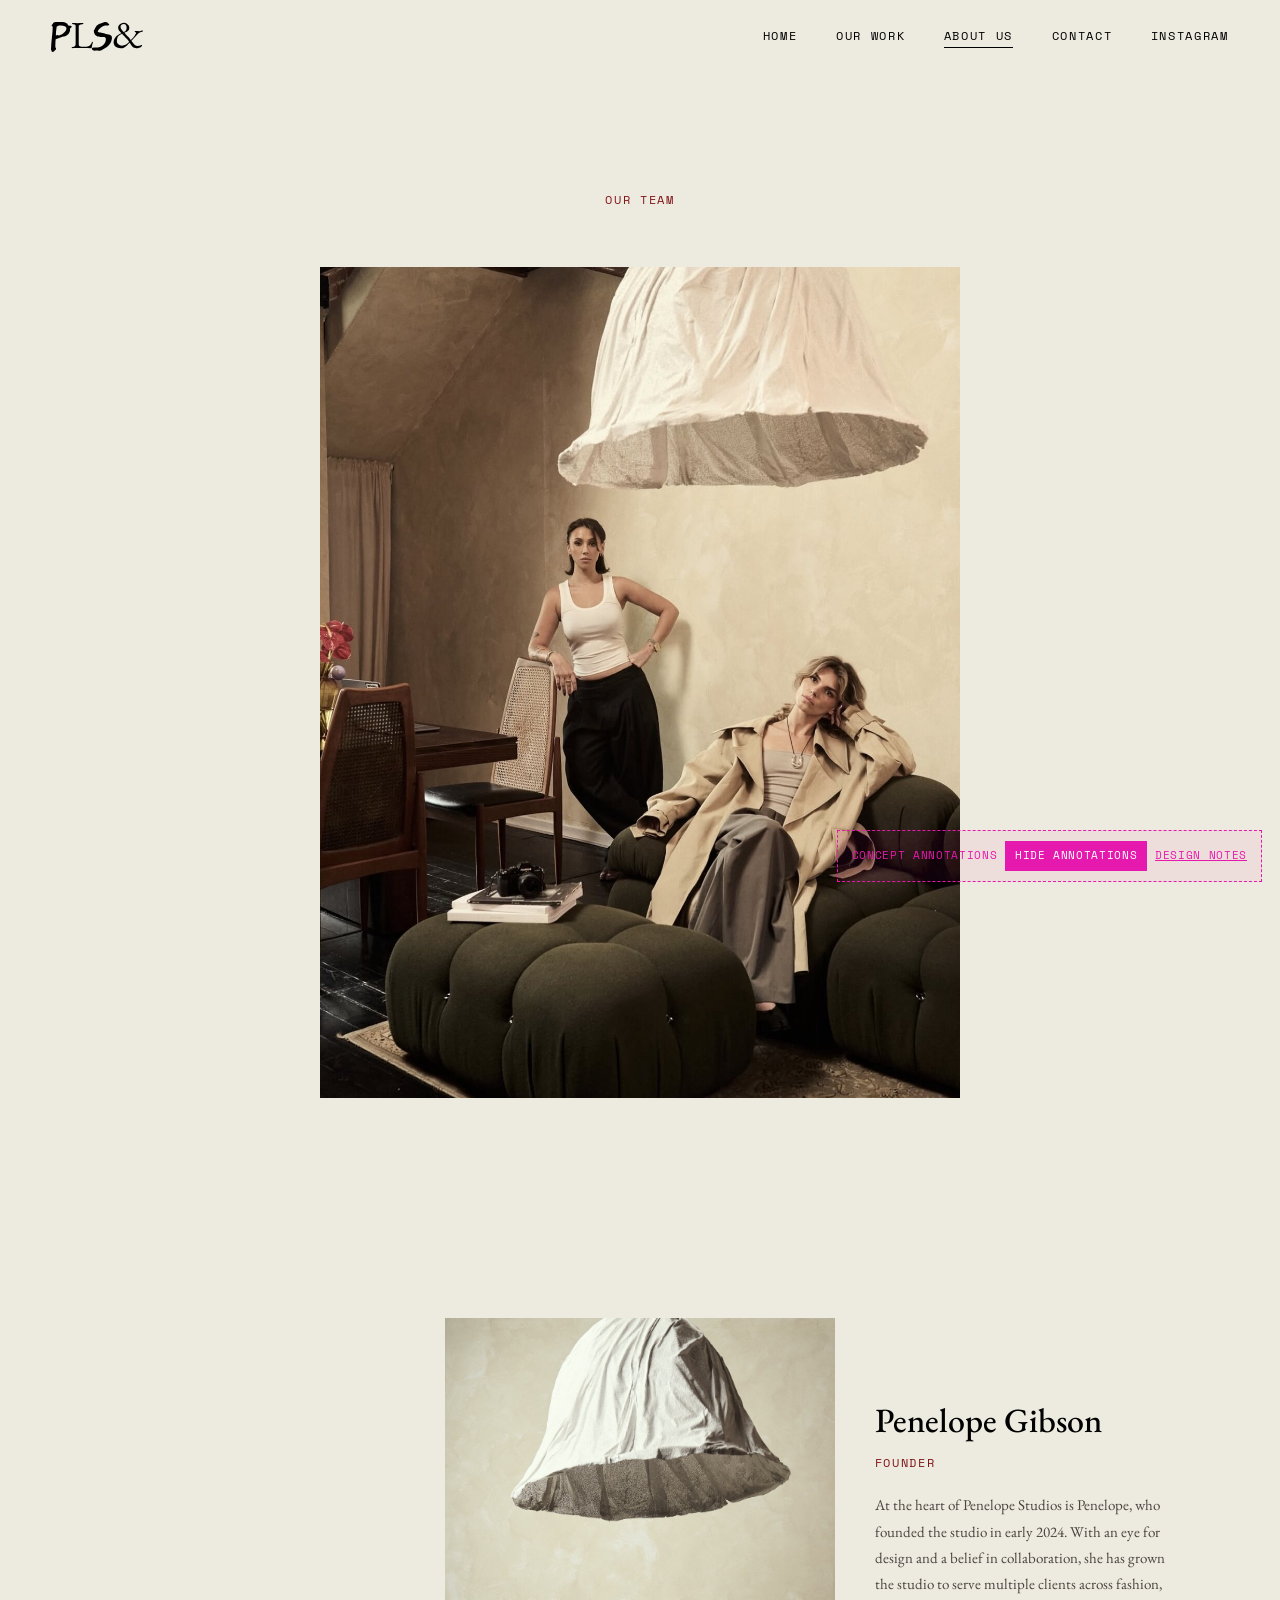
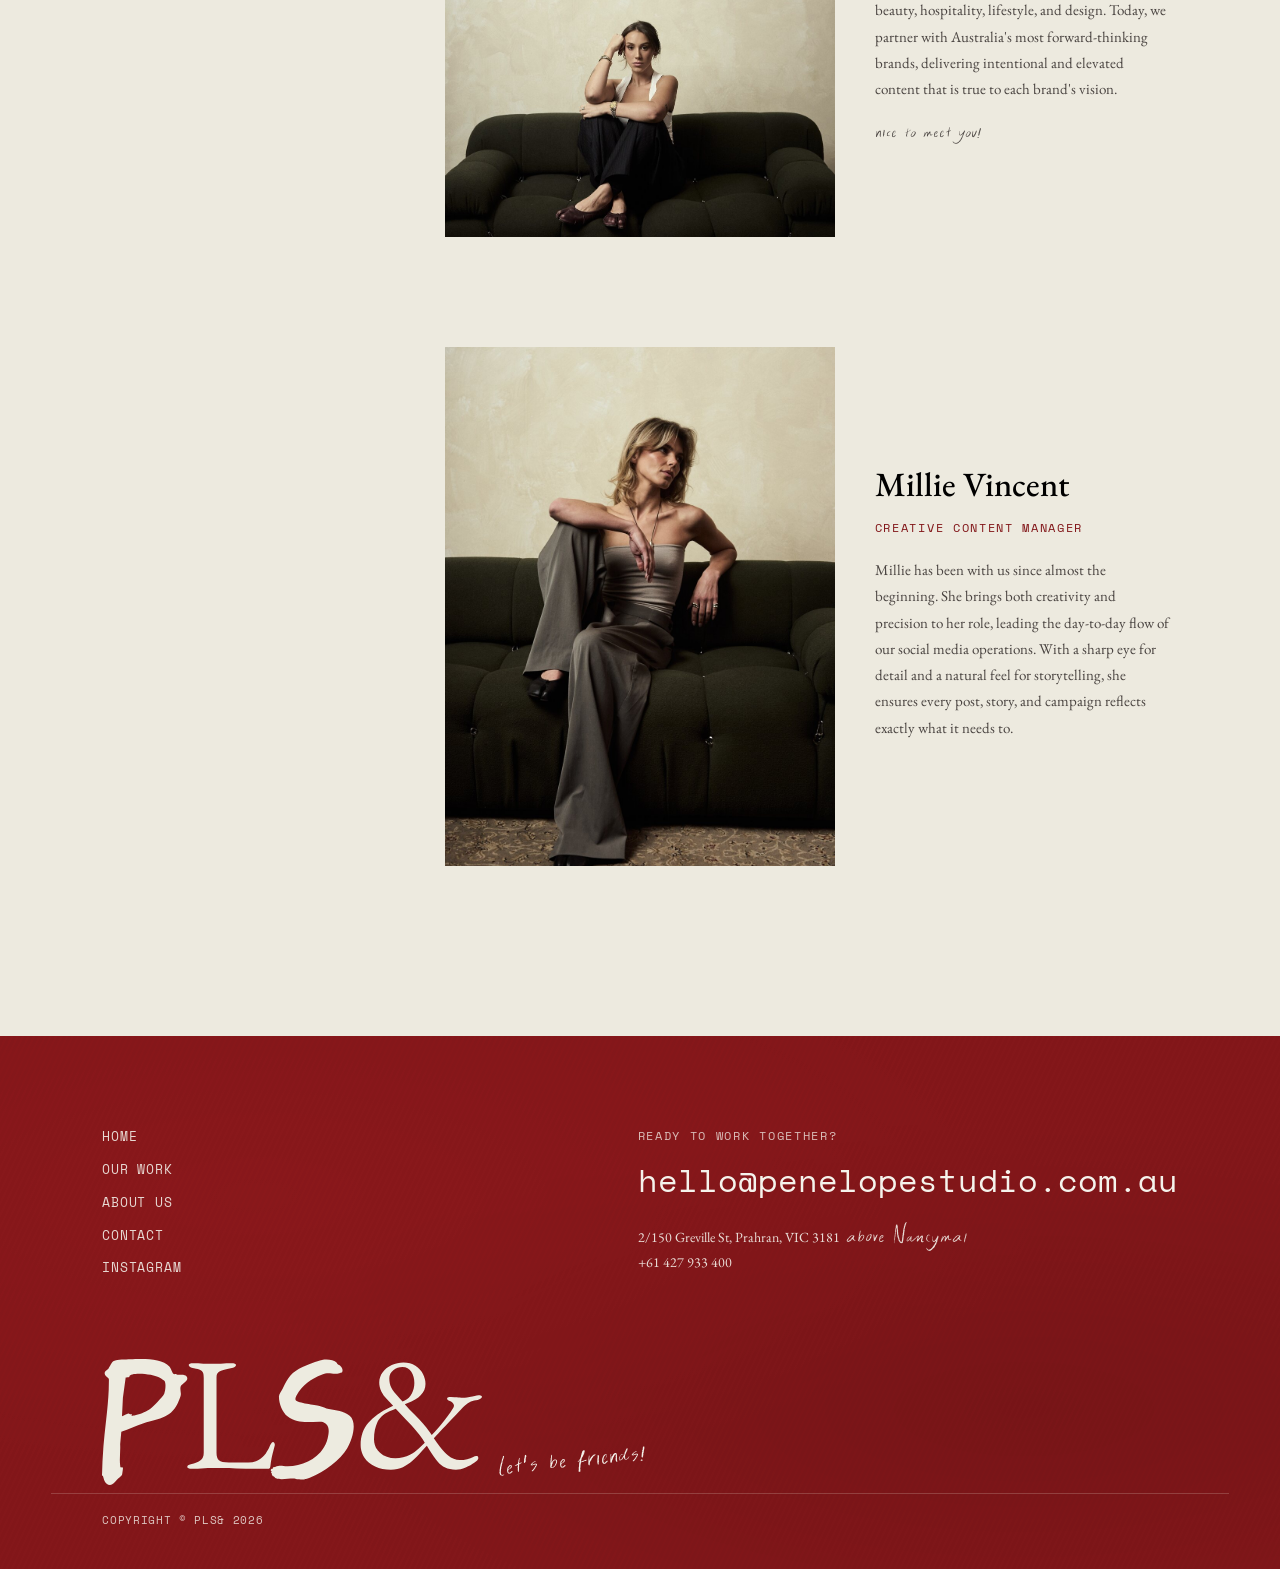
<file: about.html>
<!DOCTYPE html>
<html lang="en">
<head>
<meta charset="UTF-8">
<meta name="viewport" content="width=device-width, initial-scale=1.0">
<title>About Us — PLS&amp;</title>
<meta name="description" content="Meet the team behind PLS&amp; Penelope Studios.">
<link rel="preconnect" href="https://fonts.googleapis.com">
<link rel="preconnect" href="https://fonts.gstatic.com" crossorigin>
<link href="https://fonts.googleapis.com/css2?family=EB+Garamond:ital,wght@0,400;0,500;0,600;1,400&family=Space+Mono:wght@400;700&display=swap" rel="stylesheet">
<link rel="stylesheet" href="css/style.css">
<link rel="stylesheet" href="css/components.css">
</head>
<body>
<a class="skip-link" href="#main">Skip to content</a>

<header class="site-header">
  <a href="index.html" class="logo-mark" aria-label="PLS&amp; home">
    <img src="assets/logo/PLS_Hero_Black.svg" alt="" class="logo-img logo-img-black">
    <img src="assets/logo/PLS_Hero_Cream.svg" alt="" class="logo-img logo-img-cream">
  </a>
  <button class="nav-toggle" aria-label="Toggle menu" aria-expanded="false">
    <span></span><span></span><span></span>
  </button>
  <nav class="site-nav">
    <a href="index.html">Home</a>
    <a href="work.html">Our Work</a>
    <a href="about.html" aria-current="page">About Us</a>
    <a href="contact.html">Contact</a>
    <a href="https://instagram.com" target="_blank" rel="noopener">Instagram</a>
  </nav>
</header>

<main id="main">
  <div class="page-hero" style="padding-bottom:40px;">
    <div class="container team-note">
      <span class="eyebrow">Our Team</span>
    </div>
  </div>

  <section class="section-tight" style="padding-top:0;">
    <div class="container">
      <div class="team-banner">
        <img src="assets/team.jpg" alt="Penelope Gibson and Millie Vincent together in the PLS&amp; studio" loading="eager">
      </div>
    </div>
  </section>

  <section class="section-tight">
    <div class="container">

      <div class="team-row">
        <div></div>
        <div class="team-photo" data-name="Penelope Gibson">
          <img src="assets/penelope-gibson.jpg" alt="Portrait of Penelope Gibson, Founder of PLS&amp;" loading="lazy">
        </div>
        <div class="team-info">
          <h3>Penelope Gibson</h3>
          <span class="eyebrow">Founder</span>
          <p>At the heart of Penelope Studios is Penelope, who founded the studio in early 2024. With an eye for design and a belief in collaboration, she has grown the studio to serve multiple clients across fashion, beauty, hospitality, lifestyle, and design. Today, we partner with Australia's most forward-thinking brands, delivering intentional and elevated content that is true to each brand's vision.</p>
          <p class="script" style="margin-top:18px;">nice to meet you!</p>
        </div>
      </div>

      <div class="team-row">
        <div class="team-info">
          <h3>Millie Vincent</h3>
          <span class="eyebrow">Creative Content Manager</span>
          <p>Millie has been with us since almost the beginning. She brings both creativity and precision to her role, leading the day-to-day flow of our social media operations. With a sharp eye for detail and a natural feel for storytelling, she ensures every post, story, and campaign reflects exactly what it needs to.</p>
        </div>
        <div class="team-photo" data-name="Millie Vincent">
          <img src="assets/millie-vincent.jpg" alt="Portrait of Millie Vincent, Creative Content Manager at PLS&amp;" loading="lazy">
        </div>
        <div></div>
      </div>

    </div>
  </section>
</main>

<footer class="site-footer">
  <div class="container footer-top">
    <nav class="footer-nav">
      <a href="index.html">Home</a>
      <a href="work.html">Our Work</a>
      <a href="about.html">About Us</a>
      <a href="contact.html">Contact</a>
      <a href="https://instagram.com" target="_blank" rel="noopener">Instagram</a>
    </nav>
    <div class="footer-contact">
      <span class="eyebrow">Ready to work together?</span>
      <a class="email" href="mailto:hello@penelopestudio.com.au">hello@penelopestudio.com.au</a>
      <p class="addr">2/150 Greville St, Prahran, VIC 3181<span class="script">above Nancymai</span><br>+61 427 933 400</p>
    </div>
  </div>
  <div class="container">
    <span class="footer-wordmark">
      <img src="assets/logo/PLS_Hero_Cream.svg" alt="PLS&amp;" class="footer-logo-img footer-logo-cream">
      <img src="assets/logo/PLS_Hero_Black.svg" alt="PLS&amp;" class="footer-logo-img footer-logo-black">
      <span class="script">let's be friends!</span>
    </span>
  </div>
  <div class="container footer-bottom">
    <span>Copyright &copy; PLS&amp; 2026</span>
  </div>
</footer>

<div class="annot-bar annot">
  <span>Concept annotations</span>
  <button type="button" data-annot-toggle>Hide annotations</button>
  <a href="design-notes.html" style="text-decoration:underline;">Design notes</a>
</div>

<script src="js/main.js"></script>
</body>
</html>
</file>
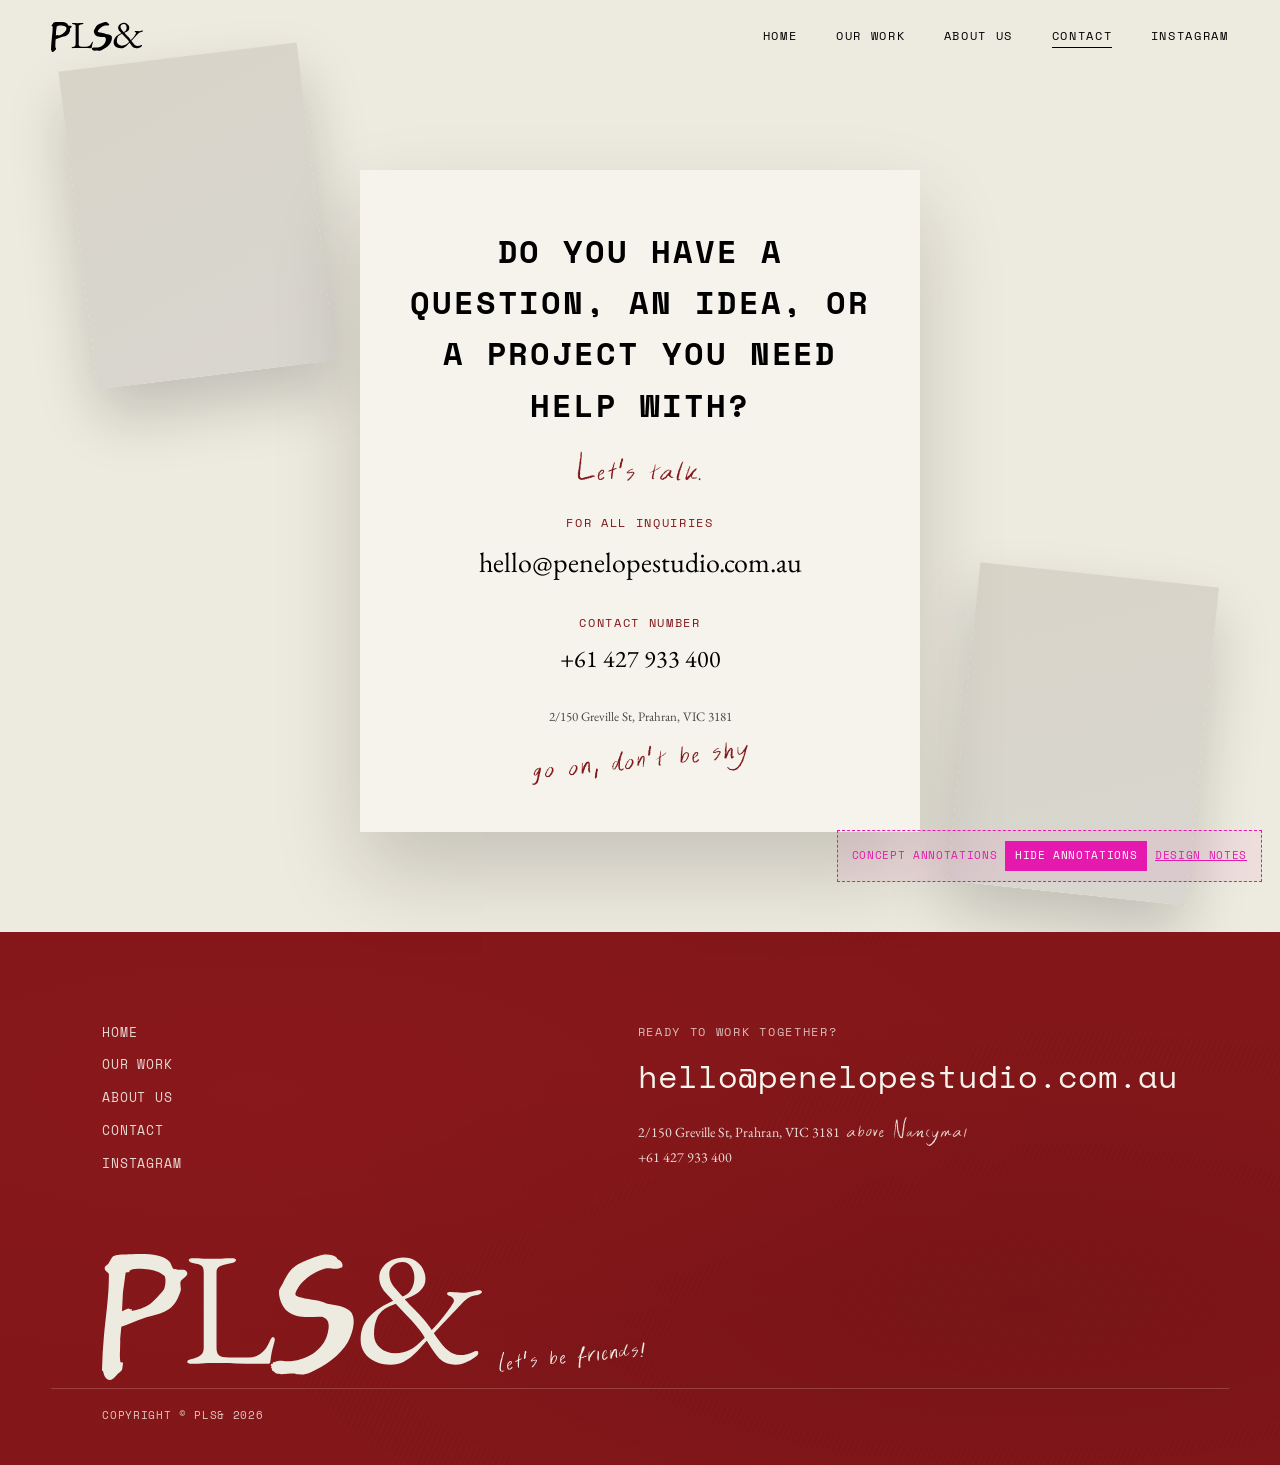
<file: contact.html>
<!DOCTYPE html>
<html lang="en">
<head>
<meta charset="UTF-8">
<meta name="viewport" content="width=device-width, initial-scale=1.0">
<title>Contact — PLS&amp;</title>
<meta name="description" content="Get in touch with PLS&amp; Penelope Studios.">
<link rel="preconnect" href="https://fonts.googleapis.com">
<link rel="preconnect" href="https://fonts.gstatic.com" crossorigin>
<link href="https://fonts.googleapis.com/css2?family=EB+Garamond:ital,wght@0,400;0,500;0,600;1,400&family=Space+Mono:wght@400;700&display=swap" rel="stylesheet">
<link rel="stylesheet" href="css/style.css">
<link rel="stylesheet" href="css/components.css">
</head>
<body>
<a class="skip-link" href="#main">Skip to content</a>

<header class="site-header">
  <a href="index.html" class="logo-mark" aria-label="PLS&amp; home">
    <img src="assets/logo/PLS_Hero_Black.svg" alt="" class="logo-img logo-img-black">
    <img src="assets/logo/PLS_Hero_Cream.svg" alt="" class="logo-img logo-img-cream">
  </a>
  <button class="nav-toggle" aria-label="Toggle menu" aria-expanded="false">
    <span></span><span></span><span></span>
  </button>
  <nav class="site-nav">
    <a href="index.html">Home</a>
    <a href="work.html">Our Work</a>
    <a href="about.html">About Us</a>
    <a href="contact.html" aria-current="page">Contact</a>
    <a href="https://instagram.com" target="_blank" rel="noopener">Instagram</a>
  </nav>
</header>

<main id="main">
  <section class="contact-scene" style="padding-top:170px;">
    <div class="contact-photo p1" aria-hidden="true"></div>
    <div class="contact-photo p2" aria-hidden="true"></div>
    <div class="contact-card">
      <h2>Do you have a question, an idea, or a project you need help with?</h2>
      <p class="script" style="display:block;margin-bottom:28px;">Let's talk.</p>

      <span class="eyebrow">For all inquiries</span>
      <a class="email-big" href="mailto:hello@penelopestudio.com.au">hello@penelopestudio.com.au</a>

      <span class="eyebrow">Contact number</span>
      <a class="email-big" href="tel:+61427933400" style="font-size:clamp(18px,2.2vw,24px);">+61 427 933 400</a>

      <address>2/150 Greville St, Prahran, VIC 3181</address>
      <span class="script" style="position:static;display:inline-block;margin-top:18px;transform:rotate(-6deg);">go on, don't be shy</span>
    </div>
  </section>
</main>

<footer class="site-footer">
  <div class="container footer-top">
    <nav class="footer-nav">
      <a href="index.html">Home</a>
      <a href="work.html">Our Work</a>
      <a href="about.html">About Us</a>
      <a href="contact.html">Contact</a>
      <a href="https://instagram.com" target="_blank" rel="noopener">Instagram</a>
    </nav>
    <div class="footer-contact">
      <span class="eyebrow">Ready to work together?</span>
      <a class="email" href="mailto:hello@penelopestudio.com.au">hello@penelopestudio.com.au</a>
      <p class="addr">2/150 Greville St, Prahran, VIC 3181<span class="script">above Nancymai</span><br>+61 427 933 400</p>
    </div>
  </div>
  <div class="container">
    <span class="footer-wordmark">
      <img src="assets/logo/PLS_Hero_Cream.svg" alt="PLS&amp;" class="footer-logo-img footer-logo-cream">
      <img src="assets/logo/PLS_Hero_Black.svg" alt="PLS&amp;" class="footer-logo-img footer-logo-black">
      <span class="script">let's be friends!</span>
    </span>
  </div>
  <div class="container footer-bottom">
    <span>Copyright &copy; PLS&amp; 2026</span>
  </div>
</footer>

<div class="annot-bar annot">
  <span>Concept annotations</span>
  <button type="button" data-annot-toggle>Hide annotations</button>
  <a href="design-notes.html" style="text-decoration:underline;">Design notes</a>
</div>

<script src="js/main.js"></script>
</body>
</html>
</file>
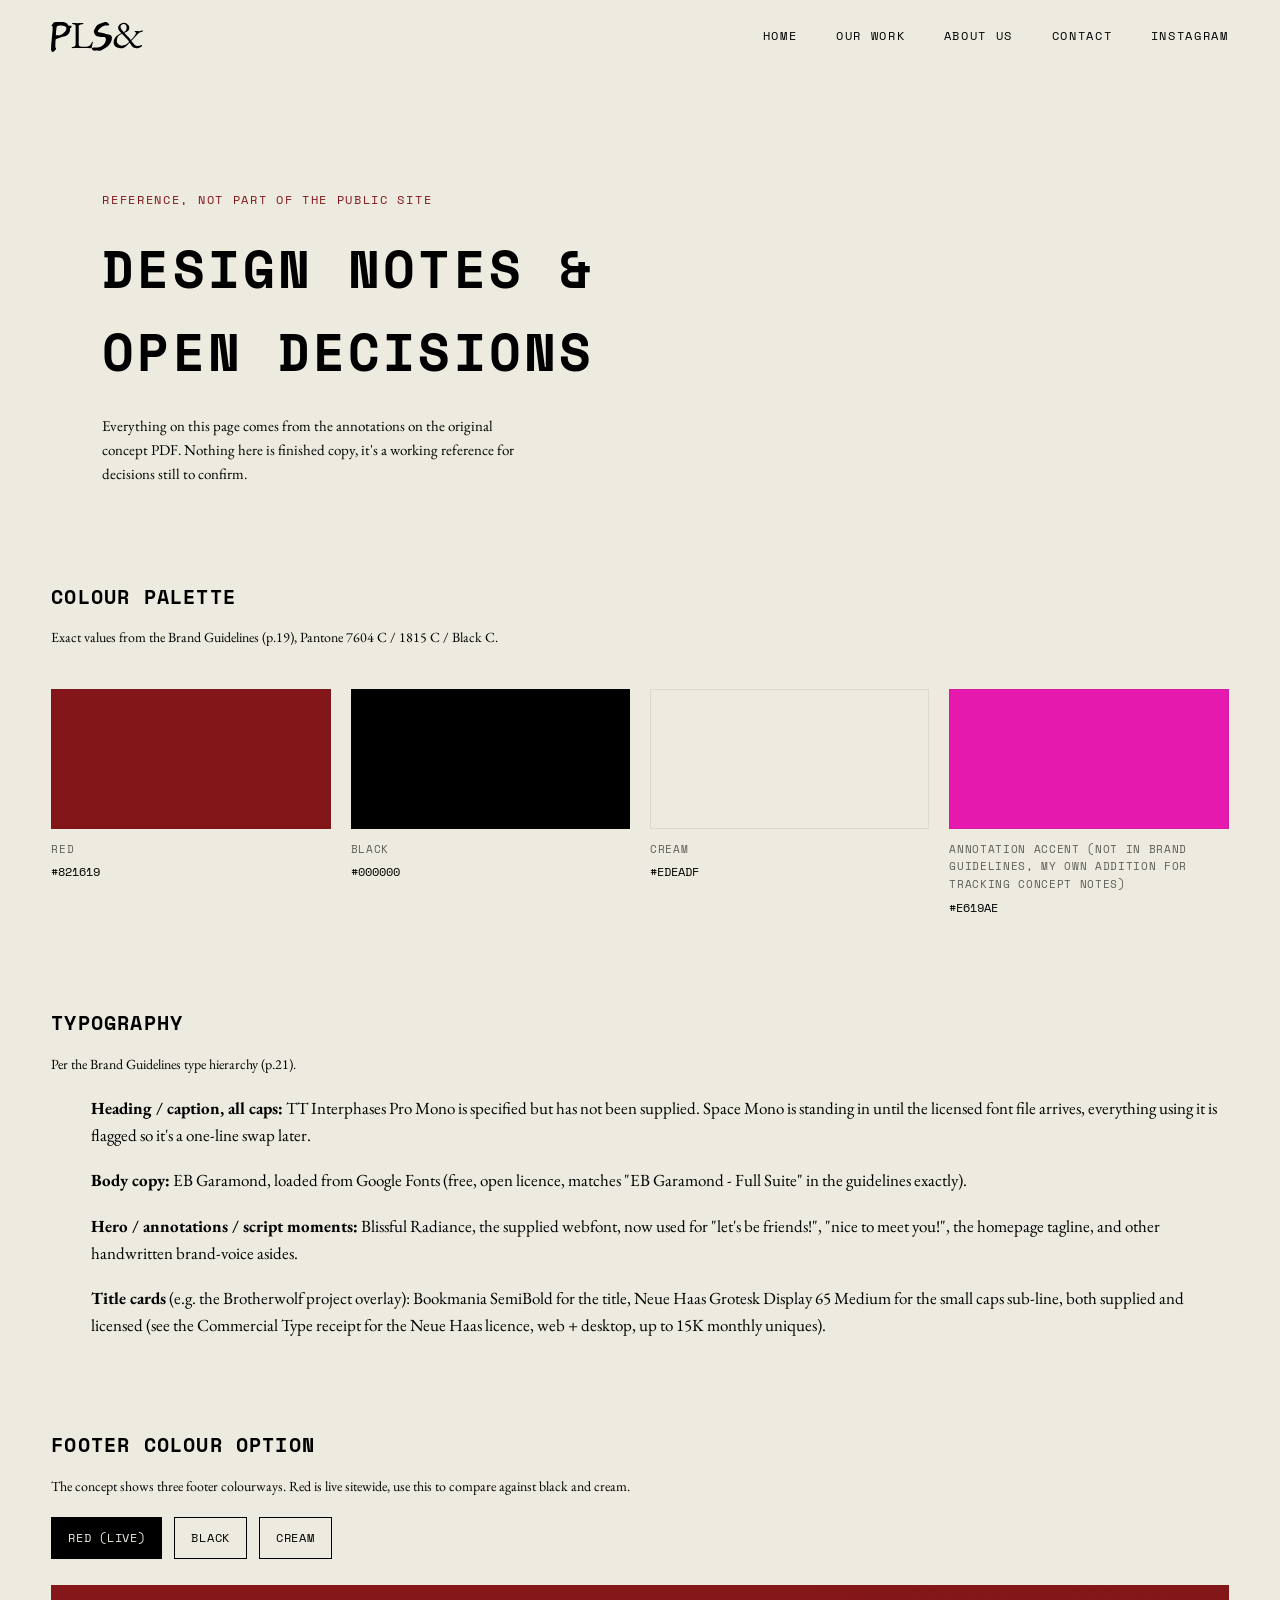
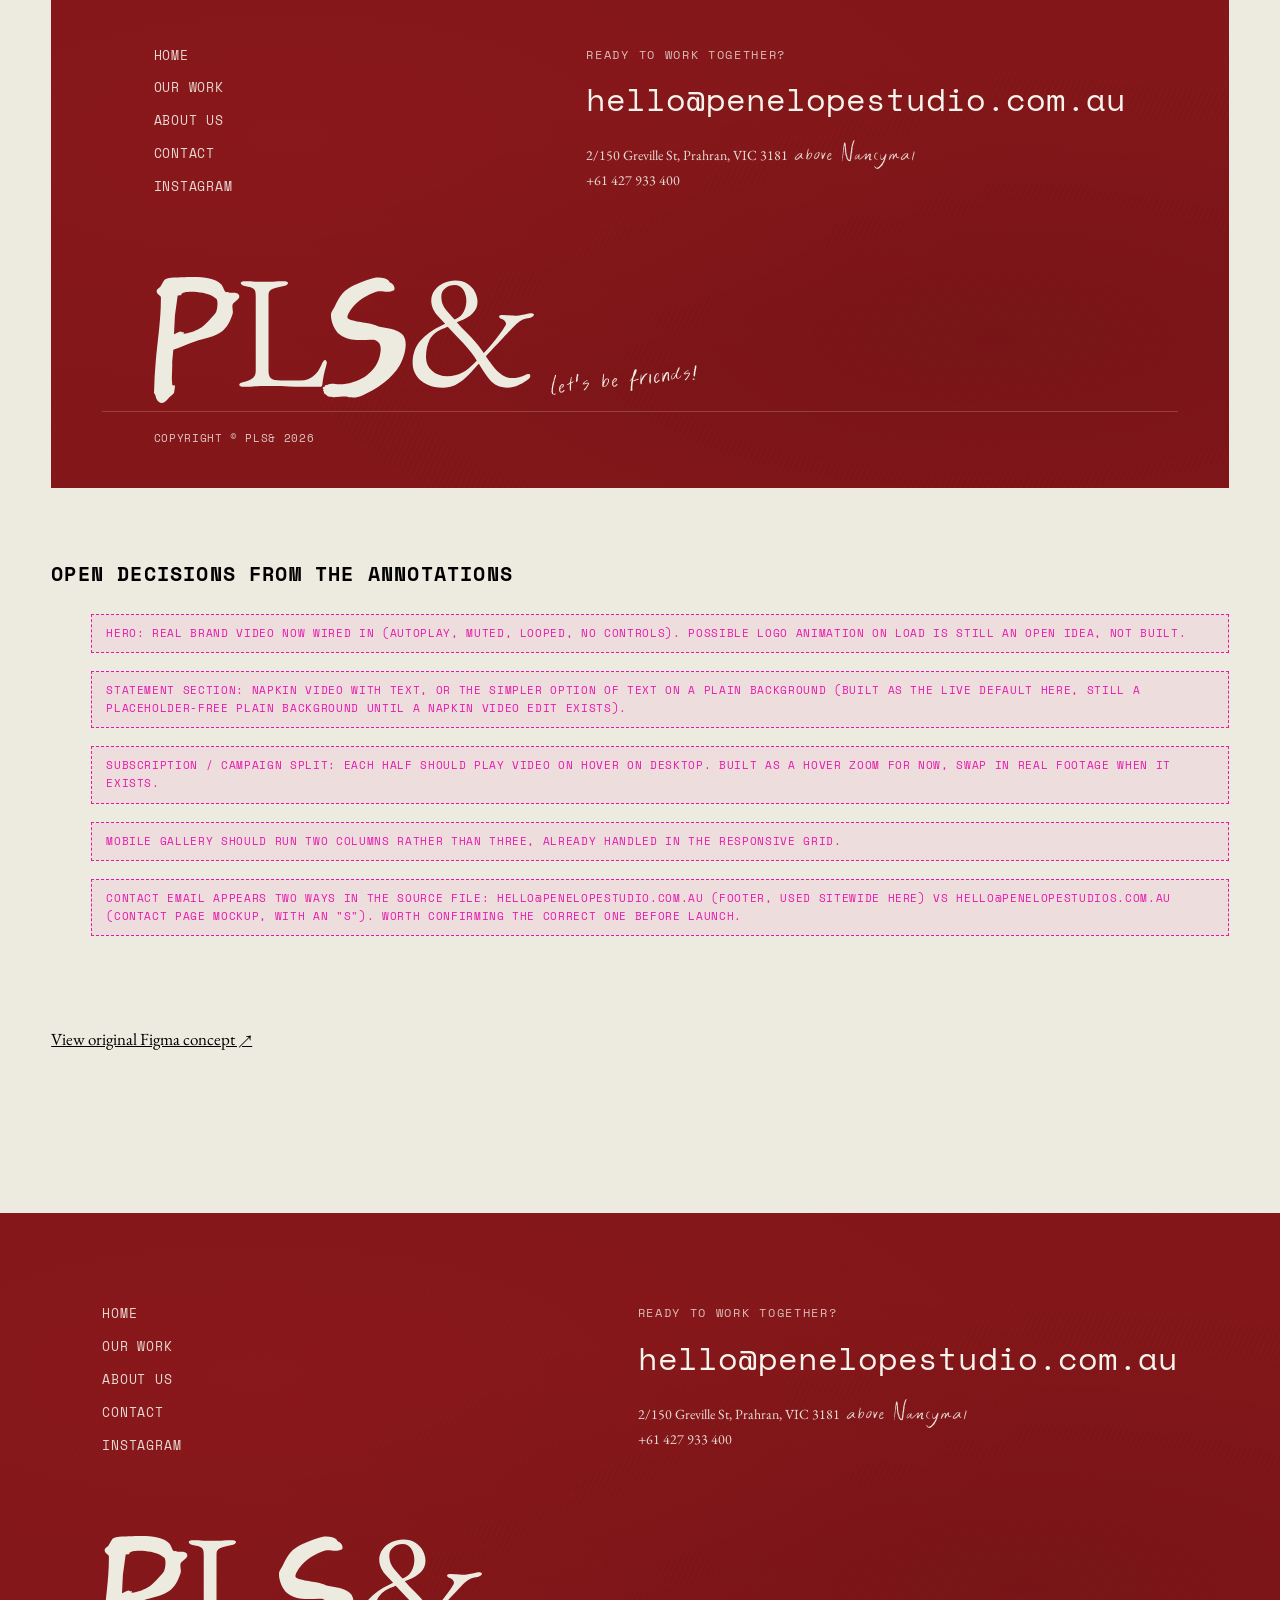
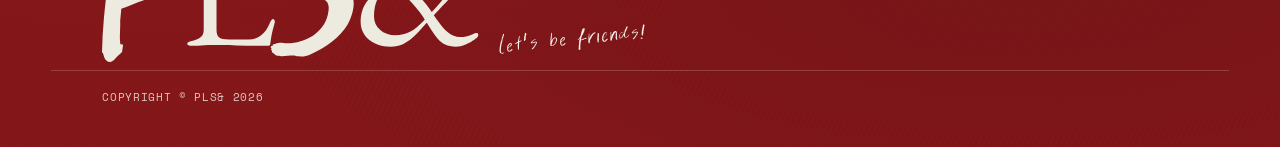
<file: design-notes.html>
<!DOCTYPE html>
<html lang="en">
<head>
<meta charset="UTF-8">
<meta name="viewport" content="width=device-width, initial-scale=1.0">
<title>Design Notes — PLS&amp;</title>
<meta name="robots" content="noindex">
<link rel="preconnect" href="https://fonts.googleapis.com">
<link rel="preconnect" href="https://fonts.gstatic.com" crossorigin>
<link href="https://fonts.googleapis.com/css2?family=EB+Garamond:ital,wght@0,400;0,500;0,600;1,400&family=Space+Mono:wght@400;700&display=swap" rel="stylesheet">
<link rel="stylesheet" href="css/style.css">
<link rel="stylesheet" href="css/components.css">
</head>
<body>
<a class="skip-link" href="#main">Skip to content</a>

<header class="site-header">
  <a href="index.html" class="logo-mark" aria-label="PLS&amp; home">
    <img src="assets/logo/PLS_Hero_Black.svg" alt="" class="logo-img logo-img-black">
    <img src="assets/logo/PLS_Hero_Cream.svg" alt="" class="logo-img logo-img-cream">
  </a>
  <button class="nav-toggle" aria-label="Toggle menu" aria-expanded="false">
    <span></span><span></span><span></span>
  </button>
  <nav class="site-nav">
    <a href="index.html">Home</a>
    <a href="work.html">Our Work</a>
    <a href="about.html">About Us</a>
    <a href="contact.html">Contact</a>
    <a href="https://instagram.com" target="_blank" rel="noopener">Instagram</a>
  </nav>
</header>

<main id="main">
  <div class="page-hero" style="padding-bottom:20px;">
    <div class="container">
      <span class="eyebrow">Reference, not part of the public site</span>
      <h1 style="font-size:clamp(30px,4.5vw,52px);">Design notes &amp; open decisions</h1>
      <p style="max-width:60ch;margin-top:20px;font-size:15px;">Everything on this page comes from the annotations on the original concept PDF. Nothing here is finished copy, it's a working reference for decisions still to confirm.</p>
    </div>
  </div>

  <section class="section-tight">
    <div class="container">
      <h3 style="margin-bottom:10px;">Colour palette</h3>
      <p style="margin-bottom:20px;font-size:14px;">Exact values from the Brand Guidelines (p.19), Pantone 7604 C / 1815 C / Black C.</p>
      <div class="swatches">
        <div class="swatch">
          <div class="swatch-block" style="background:var(--red);"></div>
          <span class="name">Red</span>
          <code>#821619</code>
        </div>
        <div class="swatch">
          <div class="swatch-block" style="background:var(--black);"></div>
          <span class="name">Black</span>
          <code>#000000</code>
        </div>
        <div class="swatch">
          <div class="swatch-block" style="background:var(--cream);"></div>
          <span class="name">Cream</span>
          <code>#EDEADF</code>
        </div>
        <div class="swatch">
          <div class="swatch-block" style="background:var(--magenta);"></div>
          <span class="name">Annotation accent (not in brand guidelines, my own addition for tracking concept notes)</span>
          <code>#E619AE</code>
        </div>
      </div>

      <h3 style="margin-bottom:10px;">Typography</h3>
      <p style="margin-bottom:20px;font-size:14px;">Per the Brand Guidelines type hierarchy (p.21).</p>
      <ul class="notes-list">
        <li><strong>Heading / caption, all caps:</strong> TT Interphases Pro Mono is specified but has not been supplied. Space Mono is standing in until the licensed font file arrives, everything using it is flagged so it's a one-line swap later.</li>
        <li><strong>Body copy:</strong> EB Garamond, loaded from Google Fonts (free, open licence, matches "EB Garamond - Full Suite" in the guidelines exactly).</li>
        <li><strong>Hero / annotations / script moments:</strong> Blissful Radiance, the supplied webfont, now used for "let's be friends!", "nice to meet you!", the homepage tagline, and other handwritten brand-voice asides.</li>
        <li><strong>Title cards</strong> (e.g. the Brotherwolf project overlay): Bookmania SemiBold for the title, Neue Haas Grotesk Display 65 Medium for the small caps sub-line, both supplied and licensed (see the Commercial Type receipt for the Neue Haas licence, web + desktop, up to 15K monthly uniques).</li>
      </ul>

      <h3 style="margin-bottom:10px;">Footer colour option</h3>
      <p style="margin-bottom:20px;font-size:14px;">The concept shows three footer colourways. Red is live sitewide, use this to compare against black and cream.</p>
      <div class="footer-picker" data-footer-picker>
        <button type="button" aria-pressed="true" data-footer-class="">Red (live)</button>
        <button type="button" aria-pressed="false" data-footer-class="is-black">Black</button>
        <button type="button" aria-pressed="false" data-footer-class="is-cream">Cream</button>
      </div>
      <footer class="site-footer" data-demo-footer style="padding-top:60px;">
        <div class="container footer-top">
          <nav class="footer-nav">
            <a href="#">Home</a>
            <a href="#">Our Work</a>
            <a href="#">About Us</a>
            <a href="#">Contact</a>
            <a href="#">Instagram</a>
          </nav>
          <div class="footer-contact">
            <span class="eyebrow">Ready to work together?</span>
            <a class="email" href="#">hello@penelopestudio.com.au</a>
            <p class="addr">2/150 Greville St, Prahran, VIC 3181<span class="script">above Nancymai</span><br>+61 427 933 400</p>
          </div>
        </div>
        <div class="container">
          <span class="footer-wordmark">
      <img src="assets/logo/PLS_Hero_Cream.svg" alt="PLS&amp;" class="footer-logo-img footer-logo-cream">
      <img src="assets/logo/PLS_Hero_Black.svg" alt="PLS&amp;" class="footer-logo-img footer-logo-black">
      <span class="script">let's be friends!</span>
    </span>
        </div>
        <div class="container footer-bottom">
          <span>Copyright &copy; PLS&amp; 2026</span>
        </div>
      </footer>

      <h3 style="margin:70px 0 24px;">Open decisions from the annotations</h3>
      <ul class="notes-list">
        <li class="annot">Hero: real brand video now wired in (autoplay, muted, looped, no controls). Possible logo animation on load is still an open idea, not built.</li>
        <li class="annot">Statement section: napkin video with text, or the simpler option of text on a plain background (built as the live default here, still a placeholder-free plain background until a napkin video edit exists).</li>
        <li class="annot">Subscription / Campaign split: each half should play video on hover on desktop. Built as a hover zoom for now, swap in real footage when it exists.</li>
        <li class="annot">Mobile gallery should run two columns rather than three, already handled in the responsive grid.</li>
        <li class="annot">Contact email appears two ways in the source file: hello@penelopestudio.com.au (footer, used sitewide here) vs hello@penelopestudios.com.au (contact page mockup, with an "s"). Worth confirming the correct one before launch.</li>
      </ul>

      <p style="margin-bottom:100px;"><a href="https://www.figma.com/design/PjnrNX1AdeL50LGvnafPaZ/PLS--WebsiteConcept?node-id=0-1&t=UdoTEvUKQ8iwCdr7-1" target="_blank" rel="noopener" style="text-decoration:underline;">View original Figma concept ↗</a></p>
    </div>
  </section>
</main>

<footer class="site-footer">
  <div class="container footer-top">
    <nav class="footer-nav">
      <a href="index.html">Home</a>
      <a href="work.html">Our Work</a>
      <a href="about.html">About Us</a>
      <a href="contact.html">Contact</a>
      <a href="https://instagram.com" target="_blank" rel="noopener">Instagram</a>
    </nav>
    <div class="footer-contact">
      <span class="eyebrow">Ready to work together?</span>
      <a class="email" href="mailto:hello@penelopestudio.com.au">hello@penelopestudio.com.au</a>
      <p class="addr">2/150 Greville St, Prahran, VIC 3181<span class="script">above Nancymai</span><br>+61 427 933 400</p>
    </div>
  </div>
  <div class="container">
    <span class="footer-wordmark">
      <img src="assets/logo/PLS_Hero_Cream.svg" alt="PLS&amp;" class="footer-logo-img footer-logo-cream">
      <img src="assets/logo/PLS_Hero_Black.svg" alt="PLS&amp;" class="footer-logo-img footer-logo-black">
      <span class="script">let's be friends!</span>
    </span>
  </div>
  <div class="container footer-bottom">
    <span>Copyright &copy; PLS&amp; 2026</span>
  </div>
</footer>

<script src="js/main.js"></script>
</body>
</html>
</file>
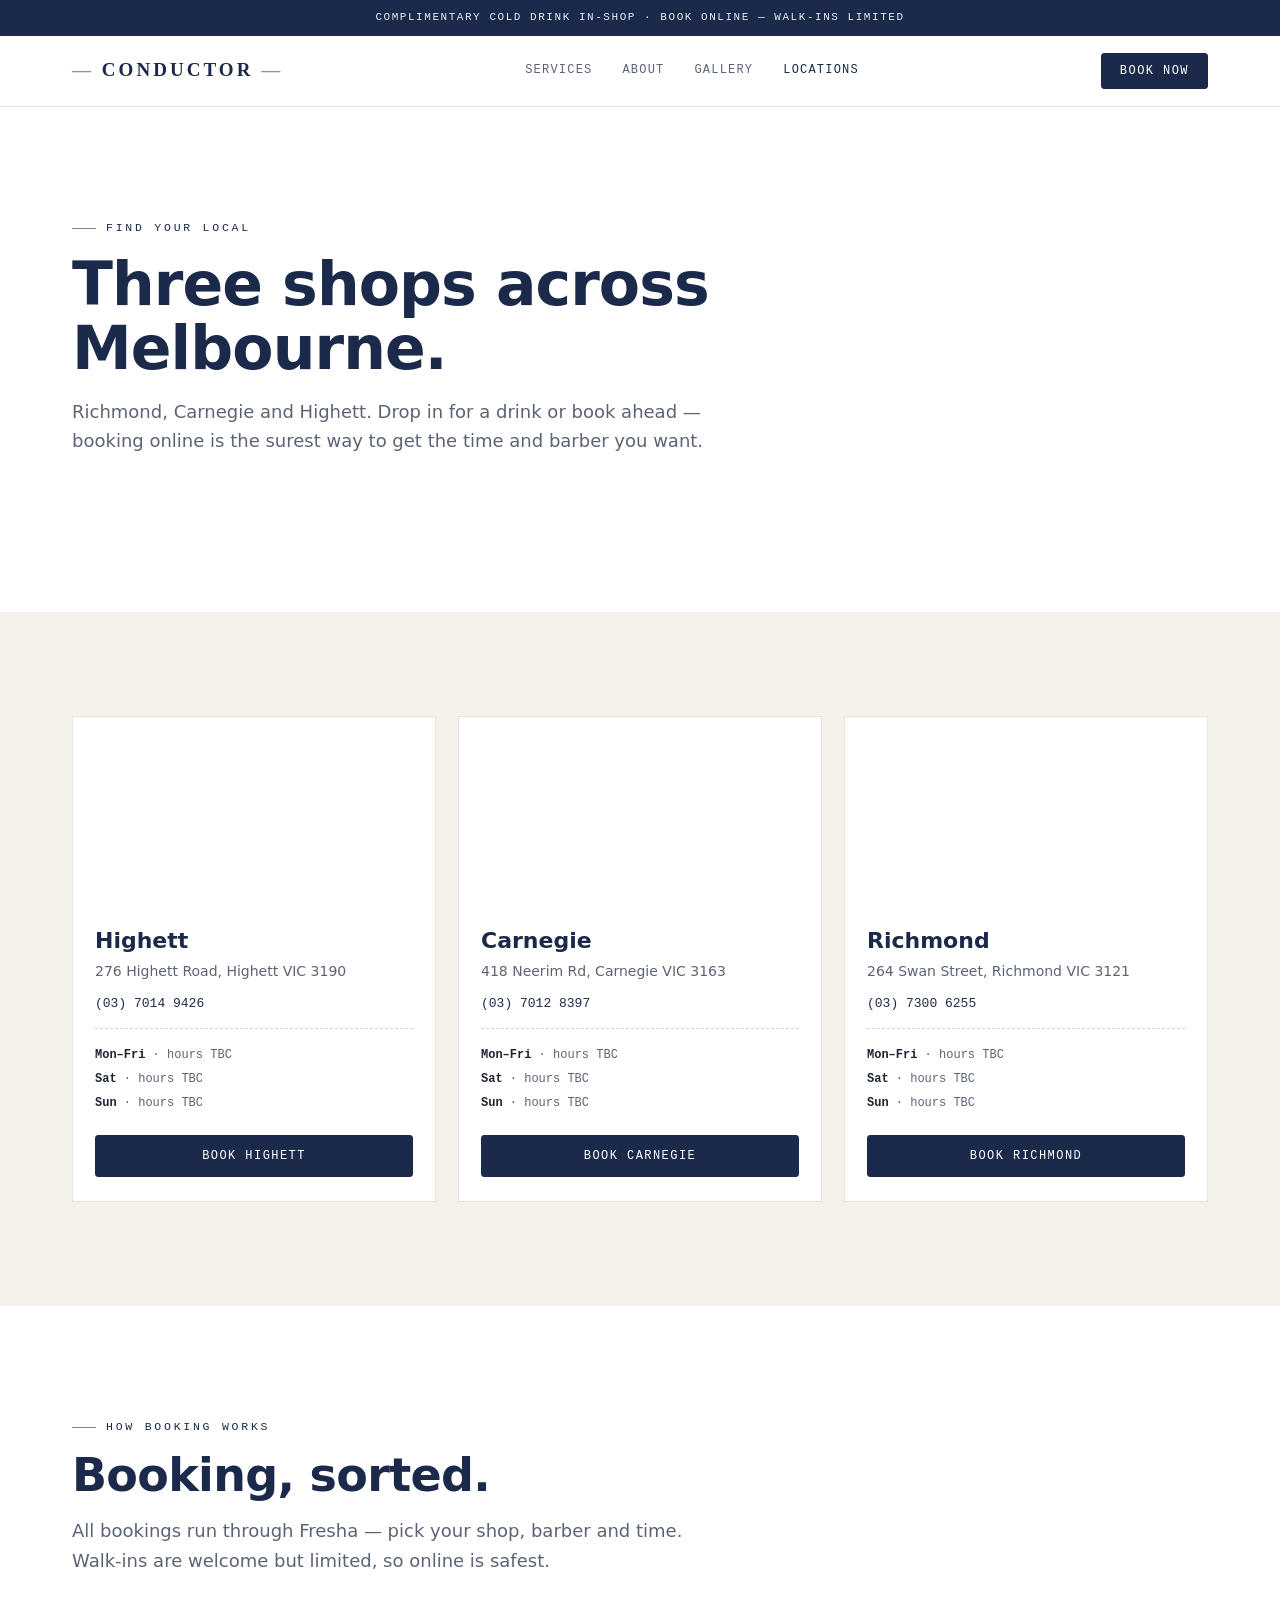
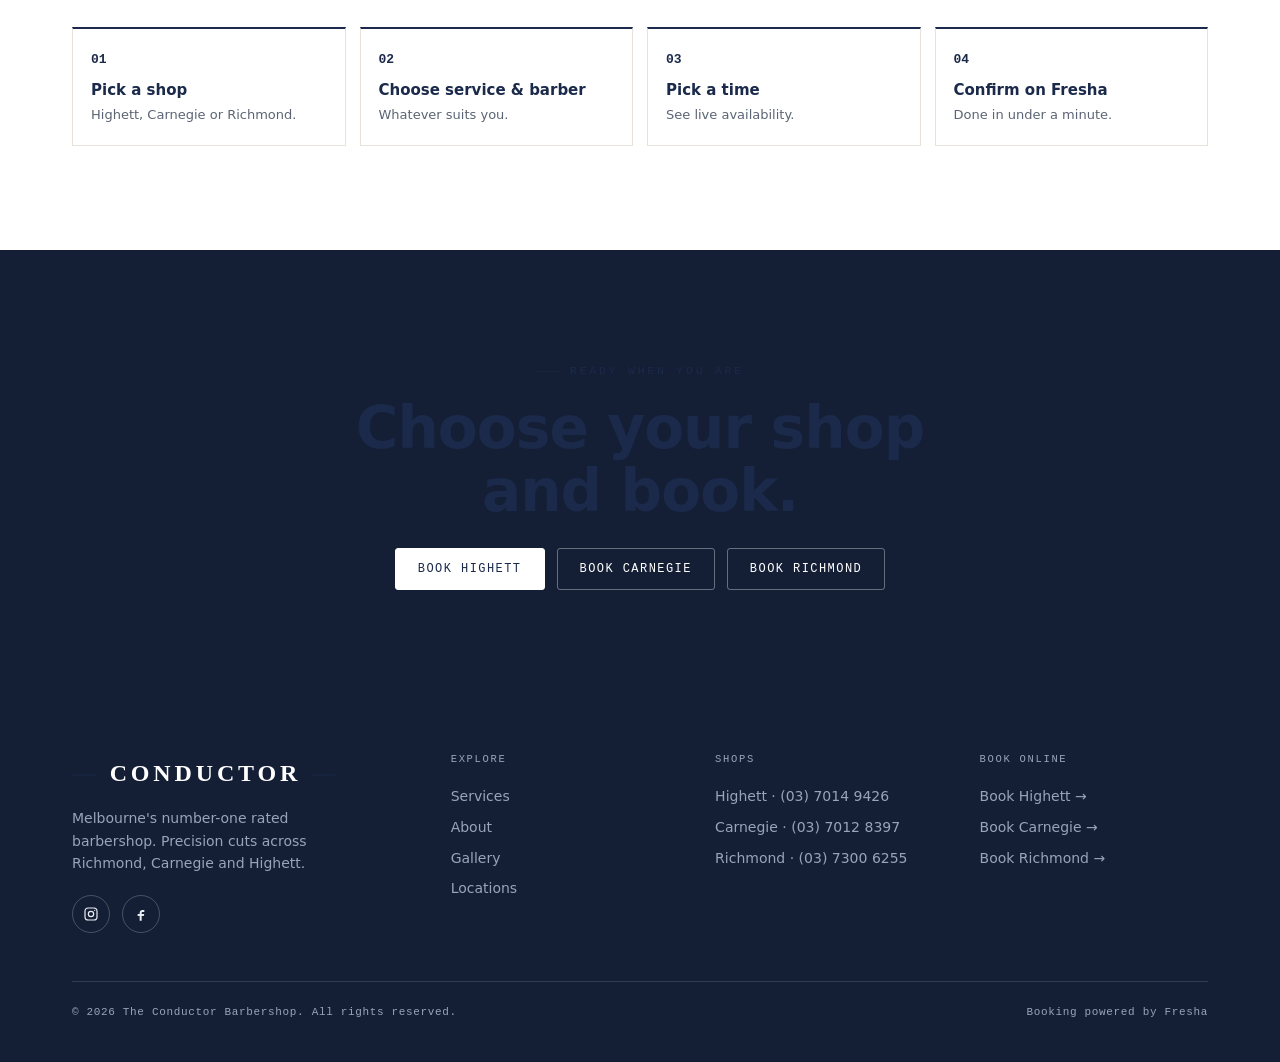
<file: locations.html>
<!DOCTYPE html>
<html lang="en">
<head>
<meta charset="UTF-8" />
<meta name="viewport" content="width=device-width, initial-scale=1.0" />
<title>Locations &amp; Booking — The Conductor Barbershop</title>
<meta name="description" content="Find The Conductor Barbershop in Highett, Carnegie and Richmond. Addresses, phone numbers, hours and direct online booking via Fresha for each shop." />
<link rel="stylesheet" href="assets/styles.css" />
</head>
<body>

<div class="announce">Complimentary cold drink in-shop · Book online — walk-ins limited</div>
<header class="site-header">
  <div class="container nav">
    <a href="index.html" class="brand"><span class="r">—</span> CONDUCTOR <span class="r">—</span></a>
    <nav class="nav-links">
      <a href="services.html">Services</a>
      <a href="about.html">About</a>
      <a href="gallery.html">Gallery</a>
      <a href="locations.html" class="active">Locations</a>
    </nav>
    <div class="nav-right">
      <button class="btn btn--solid" data-book>Book Now</button>
      <button class="burger" id="burger" aria-label="Open menu"><span></span><span></span><span></span></button>
    </div>
  </div>
</header>
<div class="drawer" id="drawer">
  <div class="drawer-top">
    <span class="brand"><span class="r">—</span> CONDUCTOR <span class="r">—</span></span>
    <button class="drawer-close" id="drawerClose" aria-label="Close menu">&times;</button>
  </div>
  <a href="services.html">Services</a>
  <a href="about.html">About</a>
  <a href="gallery.html">Gallery</a>
  <a href="locations.html">Locations</a>
  <button class="btn btn--light" data-book>Book an appointment</button>
</div>

<!-- ============ INTRO ============ -->
<section class="section">
  <div class="container">
    <div class="sec-head reveal" style="max-width:760px">
      <span class="eyebrow">Find your local</span>
      <h1 style="font-size:clamp(34px,6vw,60px);margin-top:14px">Three shops across Melbourne.</h1>
      <p class="h-lead">Richmond, Carnegie and Highett. Drop in for a drink or book ahead — booking online is the surest way to get the time and barber you want.</p>
    </div>
  </div>
</section>

<!-- ============ LOCATIONS ============ -->
<section class="section bone">
  <div class="container">
    <div class="locs reveal">
      <div class="loc">
        <iframe class="map" loading="lazy" referrerpolicy="no-referrer-when-downgrade" title="Map — Highett" src="https://www.google.com/maps?q=276+Highett+Road,+Highett+VIC+3190&output=embed"></iframe>
        <div class="loc-body">
          <h3>Highett</h3>
          <div class="addr">276 Highett Road, Highett VIC 3190</div>
          <a class="ph" href="tel:+61370149426">(03) 7014 9426</a>
          <div class="hrs"><b>Mon–Fri</b> · hours TBC<br><b>Sat</b> · hours TBC<br><b>Sun</b> · hours TBC</div>
          <a class="btn btn--solid" href="https://www.fresha.com/en-GB/a/the-conductor-barbershop-highett-highett-276-highett-road-khoqz62w" target="_blank" rel="noopener">Book Highett</a>
        </div>
      </div>
      <div class="loc">
        <iframe class="map" loading="lazy" referrerpolicy="no-referrer-when-downgrade" title="Map — Carnegie" src="https://www.google.com/maps?q=418+Neerim+Road,+Carnegie+VIC+3163&output=embed"></iframe>
        <div class="loc-body">
          <h3>Carnegie</h3>
          <div class="addr">418 Neerim Rd, Carnegie VIC 3163</div>
          <a class="ph" href="tel:+61370128397">(03) 7012 8397</a>
          <div class="hrs"><b>Mon–Fri</b> · hours TBC<br><b>Sat</b> · hours TBC<br><b>Sun</b> · hours TBC</div>
          <a class="btn btn--solid" href="https://www.fresha.com/en-GB/a/the-conductor-barbershop-carnegie-carnegie-418-neerim-road-ucweetrc" target="_blank" rel="noopener">Book Carnegie</a>
        </div>
      </div>
      <div class="loc">
        <iframe class="map" loading="lazy" referrerpolicy="no-referrer-when-downgrade" title="Map — Richmond" src="https://www.google.com/maps?q=264+Swan+Street,+Richmond+VIC+3121&output=embed"></iframe>
        <div class="loc-body">
          <h3>Richmond</h3>
          <div class="addr">264 Swan Street, Richmond VIC 3121</div>
          <a class="ph" href="tel:+61373006255">(03) 7300 6255</a>
          <div class="hrs"><b>Mon–Fri</b> · hours TBC<br><b>Sat</b> · hours TBC<br><b>Sun</b> · hours TBC</div>
          <a class="btn btn--solid" href="https://www.fresha.com/en-GB/a/the-conductor-richmond-richmond-264-swan-st-gpm0kkth" target="_blank" rel="noopener">Book Richmond</a>
        </div>
      </div>
    </div>
  </div>
</section>

<!-- ============ HOW BOOKING WORKS ============ -->
<section class="section">
  <div class="container">
    <div class="sec-head reveal">
      <span class="eyebrow">How booking works</span>
      <h2>Booking, sorted.</h2>
      <p class="h-lead">All bookings run through Fresha — pick your shop, barber and time. Walk-ins are welcome but limited, so online is safest.</p>
    </div>
    <div class="steps four reveal">
      <div class="step"><div class="k">01</div><h3>Pick a shop</h3><p>Highett, Carnegie or Richmond.</p></div>
      <div class="step"><div class="k">02</div><h3>Choose service &amp; barber</h3><p>Whatever suits you.</p></div>
      <div class="step"><div class="k">03</div><h3>Pick a time</h3><p>See live availability.</p></div>
      <div class="step"><div class="k">04</div><h3>Confirm on Fresha</h3><p>Done in under a minute.</p></div>
    </div>
  </div>
</section>

<!-- ============ CTA ============ -->
<section class="section cta">
  <div class="container reveal">
    <span class="eyebrow">Ready when you are</span>
    <h2 style="margin-top:16px">Choose your shop and book.</h2>
    <div class="btns">
      <a class="btn btn--light" href="https://www.fresha.com/en-GB/a/the-conductor-barbershop-highett-highett-276-highett-road-khoqz62w" target="_blank" rel="noopener">Book Highett</a>
      <a class="btn btn--ghost" href="https://www.fresha.com/en-GB/a/the-conductor-barbershop-carnegie-carnegie-418-neerim-road-ucweetrc" target="_blank" rel="noopener">Book Carnegie</a>
      <a class="btn btn--ghost" href="https://www.fresha.com/en-GB/a/the-conductor-richmond-richmond-264-swan-st-gpm0kkth" target="_blank" rel="noopener">Book Richmond</a>
    </div>
  </div>
</section>

<!-- ============ FOOTER ============ -->
<footer class="site-footer">
  <div class="container">
    <div class="foot-grid">
      <div class="foot-brand">
        <div class="brand"><span class="r">—</span> CONDUCTOR <span class="r">—</span></div>
        <p>Melbourne's number-one rated barbershop. Precision cuts across Richmond, Carnegie and Highett.</p>
        <div class="socials">
          <a href="https://www.instagram.com/theconductorhighett" target="_blank" rel="noopener" aria-label="Instagram">
            <svg viewBox="0 0 24 24" fill="none" stroke="currentColor" stroke-width="1.8"><rect x="3" y="3" width="18" height="18" rx="5"/><circle cx="12" cy="12" r="4"/><circle cx="17.5" cy="6.5" r="1" fill="currentColor" stroke="none"/></svg>
          </a>
          <a href="#" aria-label="Facebook">
            <svg viewBox="0 0 24 24" fill="currentColor"><path d="M14 9h3V6h-3c-2.2 0-4 1.8-4 4v2H7v3h3v7h3v-7h3l1-3h-4v-2c0-.6.4-1 1-1z"/></svg>
          </a>
        </div>
      </div>
      <div class="foot-col">
        <h4>Explore</h4>
        <a href="services.html">Services</a>
        <a href="about.html">About</a>
        <a href="gallery.html">Gallery</a>
        <a href="locations.html">Locations</a>
      </div>
      <div class="foot-col">
        <h4>Shops</h4>
        <a href="tel:+61370149426">Highett · (03) 7014 9426</a>
        <a href="tel:+61370128397">Carnegie · (03) 7012 8397</a>
        <a href="tel:+61373006255">Richmond · (03) 7300 6255</a>
      </div>
      <div class="foot-col">
        <h4>Book online</h4>
        <a href="https://www.fresha.com/en-GB/a/the-conductor-barbershop-highett-highett-276-highett-road-khoqz62w" target="_blank" rel="noopener">Book Highett →</a>
        <a href="https://www.fresha.com/en-GB/a/the-conductor-barbershop-carnegie-carnegie-418-neerim-road-ucweetrc" target="_blank" rel="noopener">Book Carnegie →</a>
        <a href="https://www.fresha.com/en-GB/a/the-conductor-richmond-richmond-264-swan-st-gpm0kkth" target="_blank" rel="noopener">Book Richmond →</a>
      </div>
    </div>
    <div class="foot-bottom">
      <span>© <span id="yr"></span> The Conductor Barbershop. All rights reserved.</span>
      <span>Booking powered by Fresha</span>
    </div>
  </div>
</footer>

<script src="assets/script.js"></script>
</body>
</html>
</file>
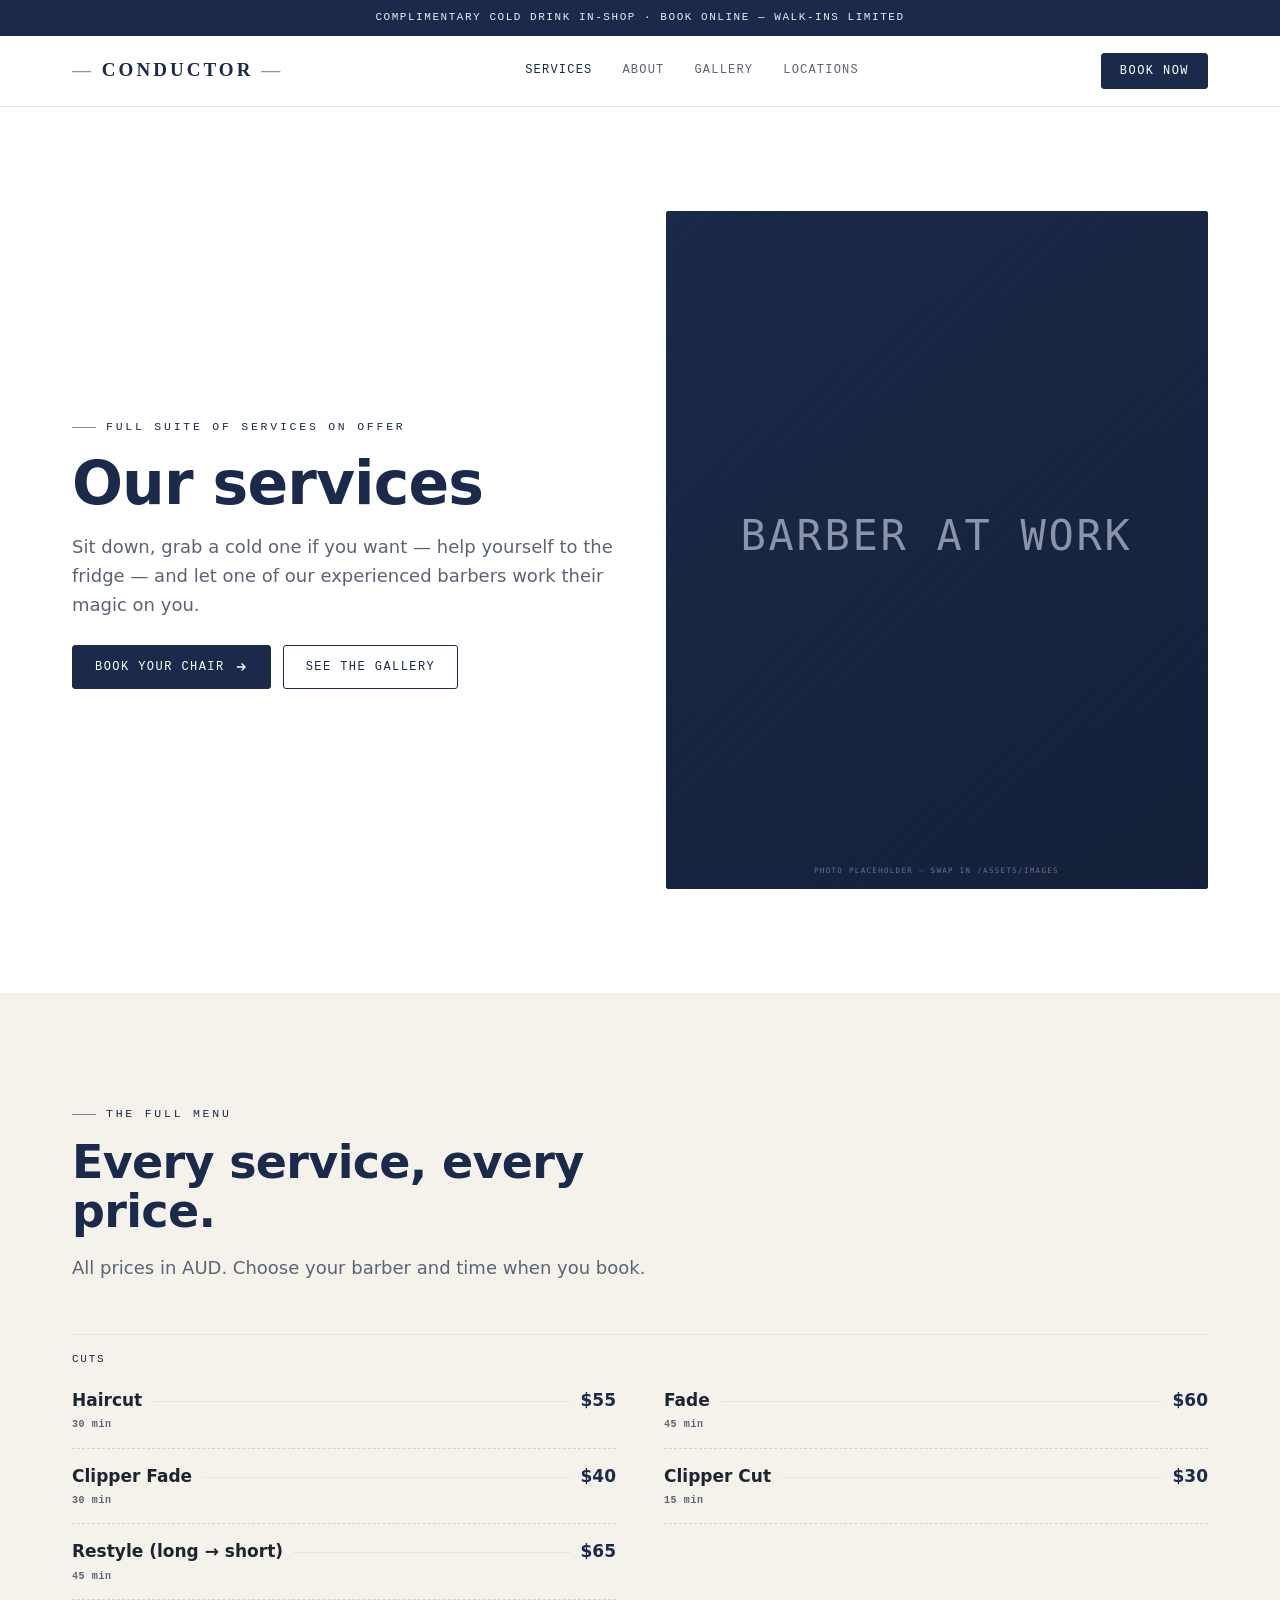
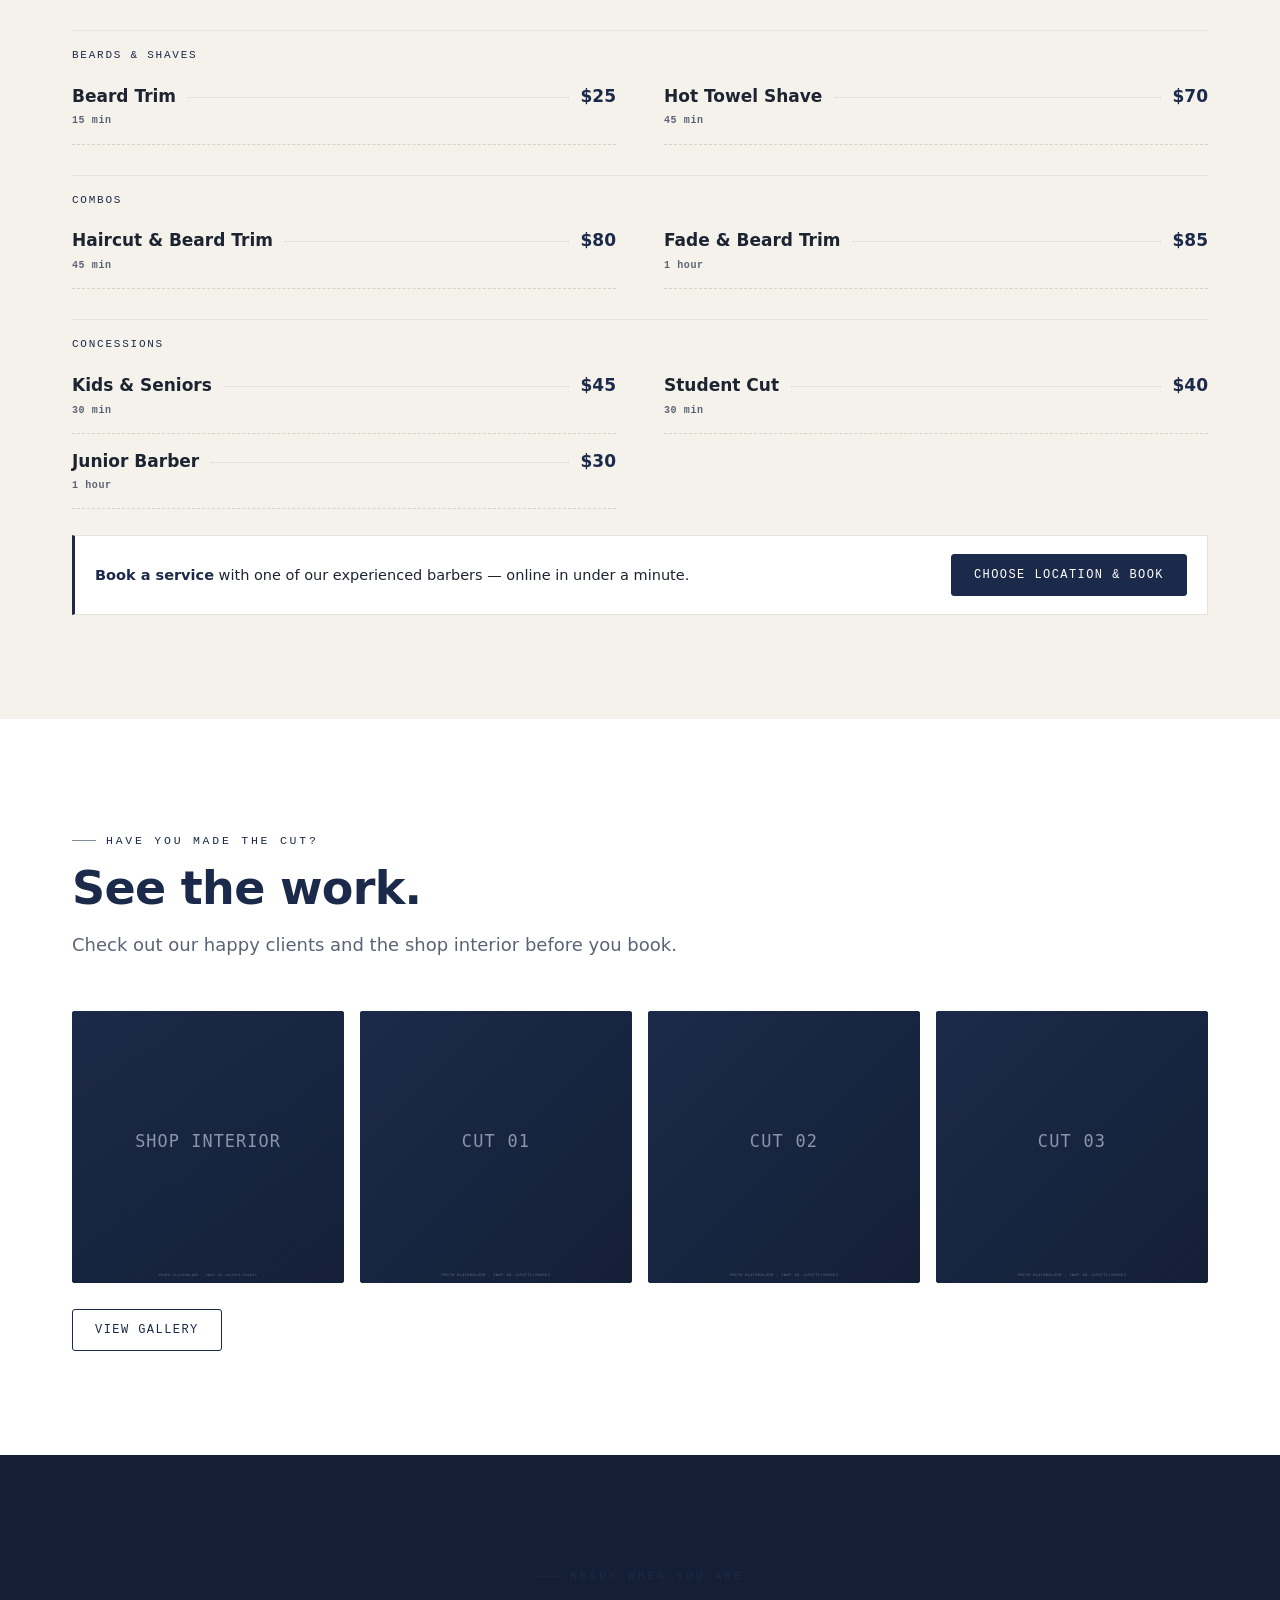
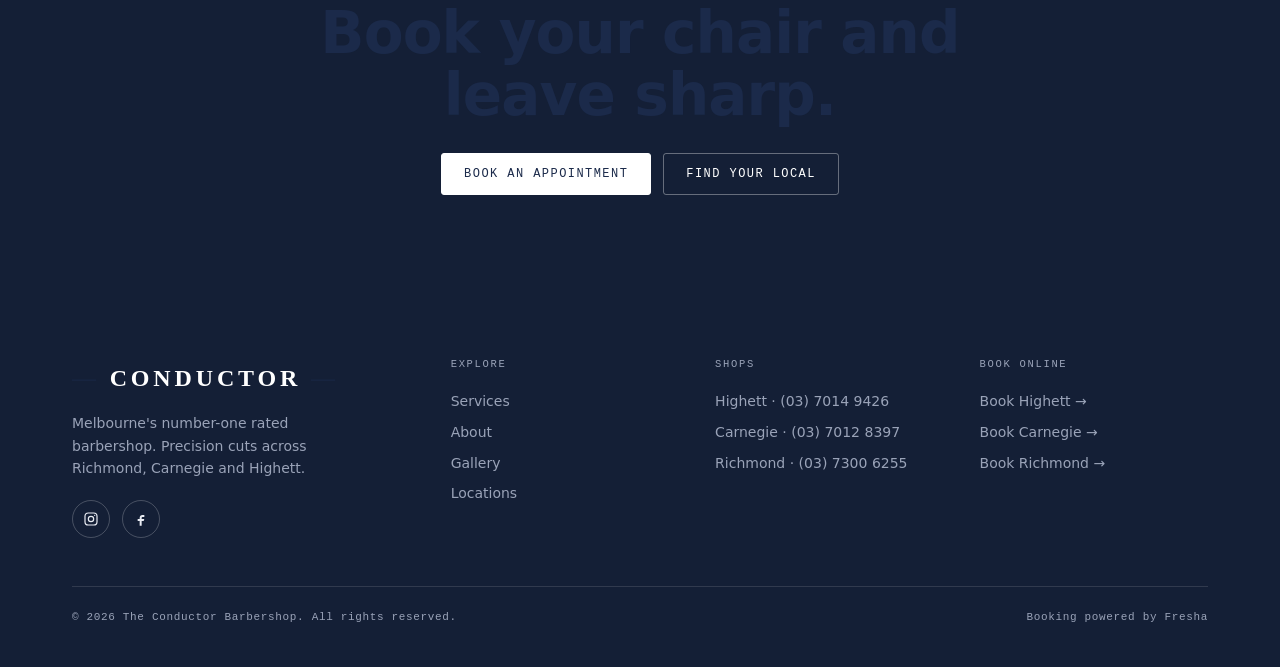
<file: services.html>
<!DOCTYPE html>
<html lang="en">
<head>
<meta charset="UTF-8" />
<meta name="viewport" content="width=device-width, initial-scale=1.0" />
<title>Services &amp; Pricing — The Conductor Barbershop</title>
<meta name="description" content="Haircuts, fades, beard trims, hot towel shaves and more. See the full Conductor Barbershop service menu and pricing, then book online at Highett, Carnegie or Richmond." />
<link rel="stylesheet" href="assets/styles.css" />
</head>
<body>

<div class="announce">Complimentary cold drink in-shop · Book online — walk-ins limited</div>
<header class="site-header">
  <div class="container nav">
    <a href="index.html" class="brand"><span class="r">—</span> CONDUCTOR <span class="r">—</span></a>
    <nav class="nav-links">
      <a href="services.html" class="active">Services</a>
      <a href="about.html">About</a>
      <a href="gallery.html">Gallery</a>
      <a href="locations.html">Locations</a>
    </nav>
    <div class="nav-right">
      <button class="btn btn--solid" data-book>Book Now</button>
      <button class="burger" id="burger" aria-label="Open menu"><span></span><span></span><span></span></button>
    </div>
  </div>
</header>
<div class="drawer" id="drawer">
  <div class="drawer-top">
    <span class="brand"><span class="r">—</span> CONDUCTOR <span class="r">—</span></span>
    <button class="drawer-close" id="drawerClose" aria-label="Close menu">&times;</button>
  </div>
  <a href="services.html">Services</a>
  <a href="about.html">About</a>
  <a href="gallery.html">Gallery</a>
  <a href="locations.html">Locations</a>
  <button class="btn btn--light" data-book>Book an appointment</button>
</div>

<!-- ============ INTRO ============ -->
<section class="section">
  <div class="container split">
    <div class="reveal">
      <span class="eyebrow">Full suite of services on offer</span>
      <h1 style="font-size:clamp(34px,6vw,60px);margin-top:14px">Our services</h1>
      <p class="h-lead">Sit down, grab a cold one if you want — help yourself to the fridge — and let one of our experienced barbers work their magic on you.</p>
      <div class="btns">
        <button class="btn btn--solid" data-book>Book your chair
          <svg viewBox="0 0 24 24" fill="none" stroke="currentColor" stroke-width="2.2"><path d="M5 12h14M13 6l6 6-6 6"/></svg>
        </button>
        <a class="btn btn--outline" href="gallery.html">See the gallery</a>
      </div>
    </div>
    <div class="split-media reveal">
      <div class="media ar-45"><img src="assets/images/barber-at-work.svg" alt="A Conductor barber at work" /></div>
    </div>
  </div>
</section>

<!-- ============ FULL MENU ============ -->
<section class="section bone">
  <div class="container">
    <div class="sec-head reveal">
      <span class="eyebrow">The full menu</span>
      <h2>Every service, every price.</h2>
      <p class="h-lead">All prices in AUD. Choose your barber and time when you book.</p>
    </div>

    <div class="reveal">
      <div class="price-cat">Cuts</div>
      <div class="price-grid">
        <div class="price"><span class="n">Haircut<span class="dur">30 min</span></span><span class="fill"></span><span class="p">$55</span></div>
        <div class="price"><span class="n">Fade<span class="dur">45 min</span></span><span class="fill"></span><span class="p">$60</span></div>
        <div class="price"><span class="n">Clipper Fade<span class="dur">30 min</span></span><span class="fill"></span><span class="p">$40</span></div>
        <div class="price"><span class="n">Clipper Cut<span class="dur">15 min</span></span><span class="fill"></span><span class="p">$30</span></div>
        <div class="price"><span class="n">Restyle (long → short)<span class="dur">45 min</span></span><span class="fill"></span><span class="p">$65</span></div>
      </div>

      <div class="price-cat">Beards &amp; Shaves</div>
      <div class="price-grid">
        <div class="price"><span class="n">Beard Trim<span class="dur">15 min</span></span><span class="fill"></span><span class="p">$25</span></div>
        <div class="price"><span class="n">Hot Towel Shave<span class="dur">45 min</span></span><span class="fill"></span><span class="p">$70</span></div>
      </div>

      <div class="price-cat">Combos</div>
      <div class="price-grid">
        <div class="price"><span class="n">Haircut &amp; Beard Trim<span class="dur">45 min</span></span><span class="fill"></span><span class="p">$80</span></div>
        <div class="price"><span class="n">Fade &amp; Beard Trim<span class="dur">1 hour</span></span><span class="fill"></span><span class="p">$85</span></div>
      </div>

      <div class="price-cat">Concessions</div>
      <div class="price-grid">
        <div class="price"><span class="n">Kids &amp; Seniors<span class="dur">30 min</span></span><span class="fill"></span><span class="p">$45</span></div>
        <div class="price"><span class="n">Student Cut<span class="dur">30 min</span></span><span class="fill"></span><span class="p">$40</span></div>
        <div class="price"><span class="n">Junior Barber<span class="dur">1 hour</span></span><span class="fill"></span><span class="p">$30</span></div>
      </div>
    </div>

    <div class="callout reveal">
      <p><b>Book a service</b> with one of our experienced barbers — online in under a minute.</p>
      <button class="btn btn--solid" data-book>Choose location &amp; book</button>
    </div>
  </div>
</section>

<!-- ============ GALLERY TEASER ============ -->
<section class="section">
  <div class="container">
    <div class="sec-head reveal">
      <span class="eyebrow">Have you made the cut?</span>
      <h2>See the work.</h2>
      <p class="h-lead">Check out our happy clients and the shop interior before you book.</p>
    </div>
    <div class="gallery reveal">
      <div class="media"><img src="assets/images/interior.svg" alt="Inside the shop" /></div>
      <div class="media"><img src="assets/images/gallery-01.svg" alt="Fresh cut" /></div>
      <div class="media"><img src="assets/images/gallery-02.svg" alt="Fresh cut" /></div>
      <div class="media"><img src="assets/images/gallery-03.svg" alt="Fresh cut" /></div>
    </div>
    <div class="btns reveal"><a class="btn btn--outline" href="gallery.html">View gallery</a></div>
  </div>
</section>

<!-- ============ CTA ============ -->
<section class="section cta">
  <div class="container reveal">
    <span class="eyebrow">Ready when you are</span>
    <h2 style="margin-top:16px">Book your chair and leave sharp.</h2>
    <div class="btns">
      <button class="btn btn--light" data-book>Book an appointment</button>
      <a class="btn btn--ghost" href="locations.html">Find your local</a>
    </div>
  </div>
</section>

<!-- ============ FOOTER ============ -->
<footer class="site-footer">
  <div class="container">
    <div class="foot-grid">
      <div class="foot-brand">
        <div class="brand"><span class="r">—</span> CONDUCTOR <span class="r">—</span></div>
        <p>Melbourne's number-one rated barbershop. Precision cuts across Richmond, Carnegie and Highett.</p>
        <div class="socials">
          <a href="https://www.instagram.com/theconductorhighett" target="_blank" rel="noopener" aria-label="Instagram">
            <svg viewBox="0 0 24 24" fill="none" stroke="currentColor" stroke-width="1.8"><rect x="3" y="3" width="18" height="18" rx="5"/><circle cx="12" cy="12" r="4"/><circle cx="17.5" cy="6.5" r="1" fill="currentColor" stroke="none"/></svg>
          </a>
          <a href="#" aria-label="Facebook">
            <svg viewBox="0 0 24 24" fill="currentColor"><path d="M14 9h3V6h-3c-2.2 0-4 1.8-4 4v2H7v3h3v7h3v-7h3l1-3h-4v-2c0-.6.4-1 1-1z"/></svg>
          </a>
        </div>
      </div>
      <div class="foot-col">
        <h4>Explore</h4>
        <a href="services.html">Services</a>
        <a href="about.html">About</a>
        <a href="gallery.html">Gallery</a>
        <a href="locations.html">Locations</a>
      </div>
      <div class="foot-col">
        <h4>Shops</h4>
        <a href="tel:+61370149426">Highett · (03) 7014 9426</a>
        <a href="tel:+61370128397">Carnegie · (03) 7012 8397</a>
        <a href="tel:+61373006255">Richmond · (03) 7300 6255</a>
      </div>
      <div class="foot-col">
        <h4>Book online</h4>
        <a href="https://www.fresha.com/en-GB/a/the-conductor-barbershop-highett-highett-276-highett-road-khoqz62w" target="_blank" rel="noopener">Book Highett →</a>
        <a href="https://www.fresha.com/en-GB/a/the-conductor-barbershop-carnegie-carnegie-418-neerim-road-ucweetrc" target="_blank" rel="noopener">Book Carnegie →</a>
        <a href="https://www.fresha.com/en-GB/a/the-conductor-richmond-richmond-264-swan-st-gpm0kkth" target="_blank" rel="noopener">Book Richmond →</a>
      </div>
    </div>
    <div class="foot-bottom">
      <span>© <span id="yr"></span> The Conductor Barbershop. All rights reserved.</span>
      <span>Booking powered by Fresha</span>
    </div>
  </div>
</footer>

<script src="assets/script.js"></script>
</body>
</html>
</file>
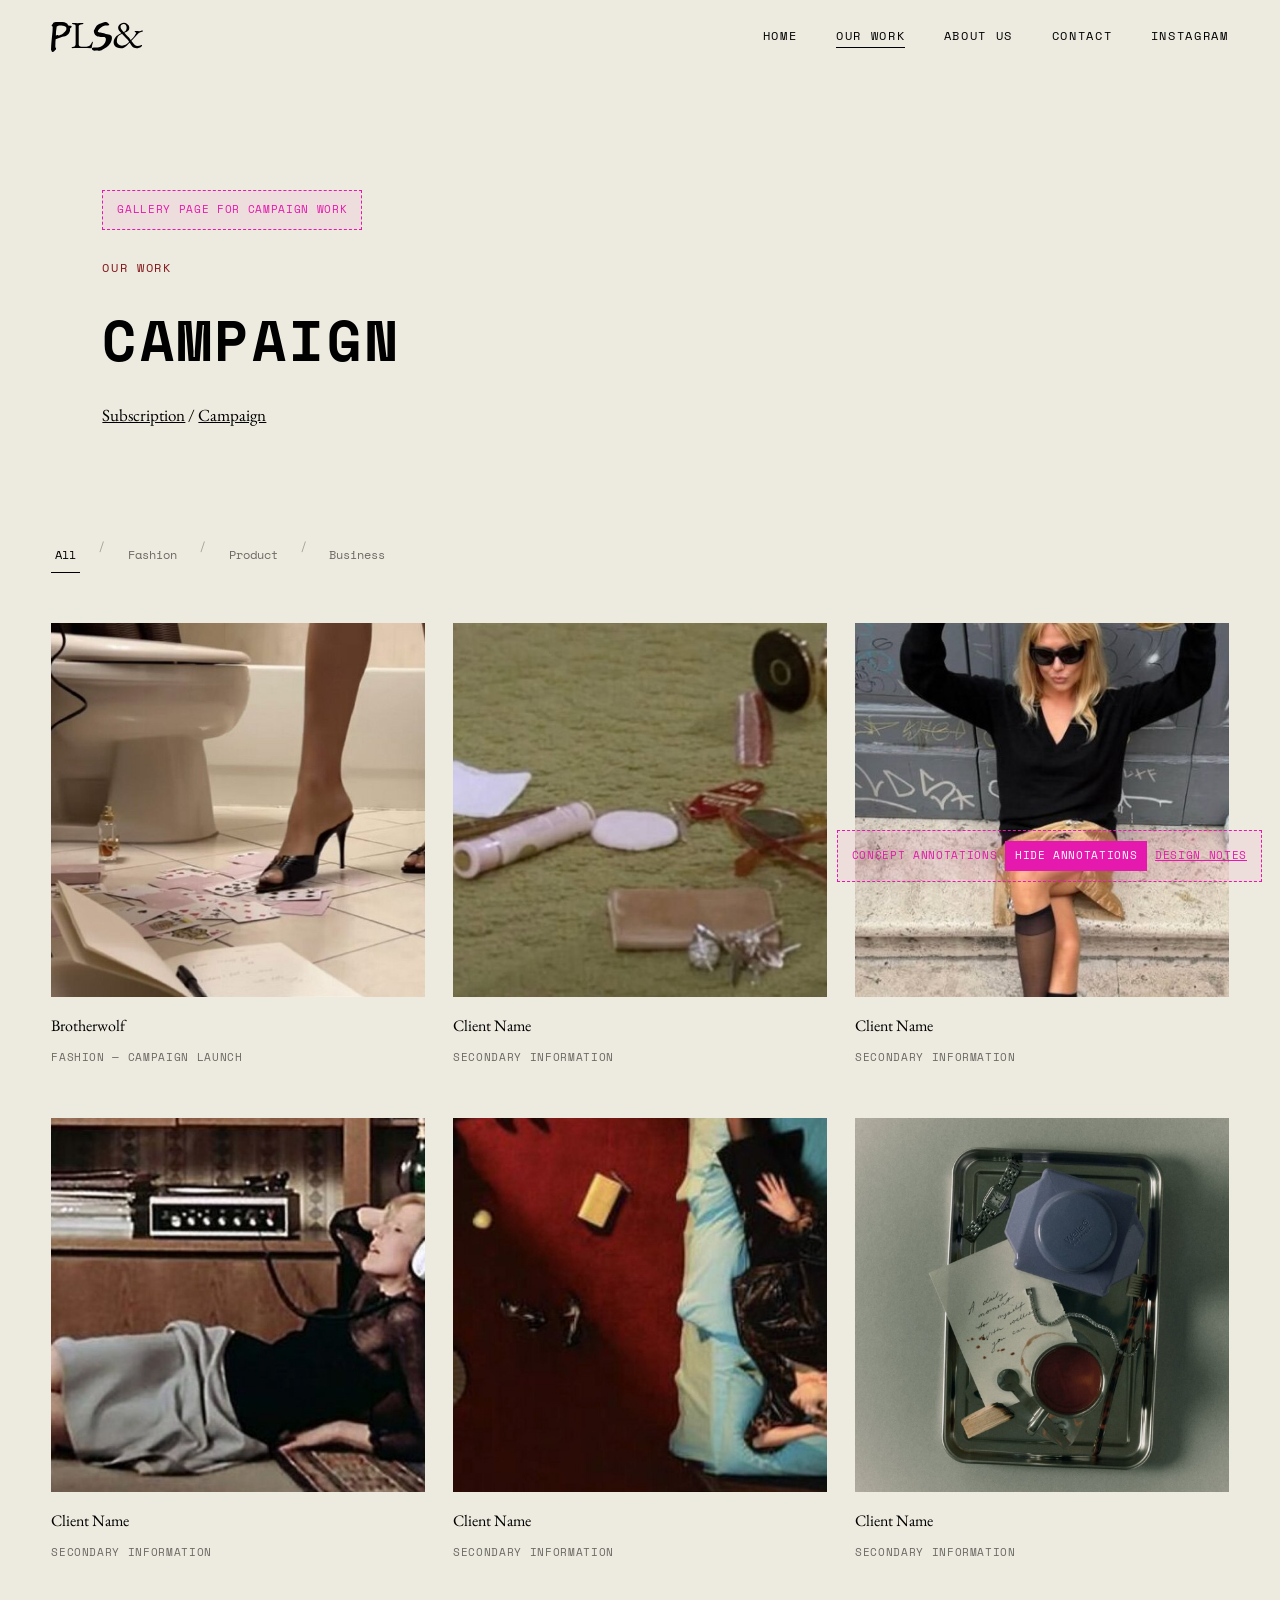
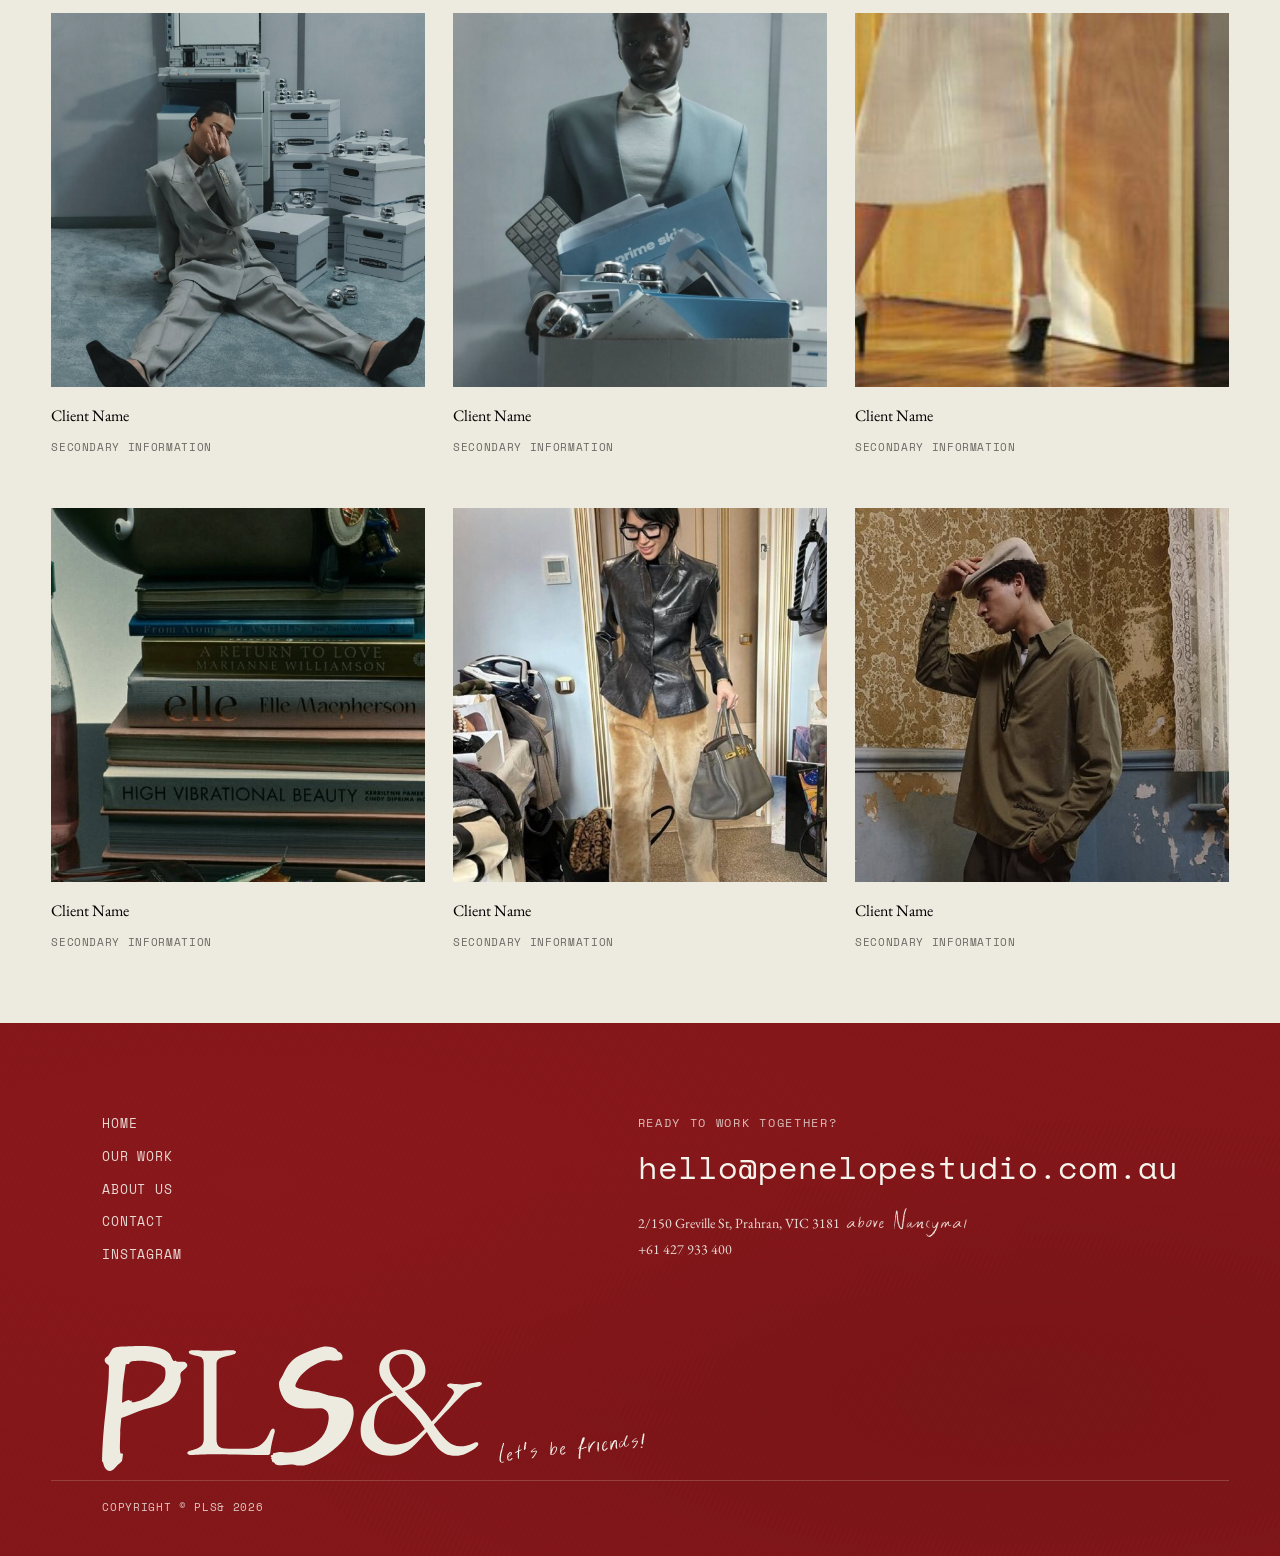
<file: work-campaign.html>
<!DOCTYPE html>
<html lang="en">
<head>
<meta charset="UTF-8">
<meta name="viewport" content="width=device-width, initial-scale=1.0">
<title>Campaign Work — PLS&amp;</title>
<meta name="description" content="Focused campaign activations by PLS&amp; Penelope Studios.">
<link rel="preconnect" href="https://fonts.googleapis.com">
<link rel="preconnect" href="https://fonts.gstatic.com" crossorigin>
<link href="https://fonts.googleapis.com/css2?family=EB+Garamond:ital,wght@0,400;0,500;0,600;1,400&family=Space+Mono:wght@400;700&display=swap" rel="stylesheet">
<link rel="stylesheet" href="css/style.css">
<link rel="stylesheet" href="css/components.css">
</head>
<body>
<a class="skip-link" href="#main">Skip to content</a>

<header class="site-header">
  <a href="index.html" class="logo-mark" aria-label="PLS&amp; home">
    <img src="assets/logo/PLS_Hero_Black.svg" alt="" class="logo-img logo-img-black">
    <img src="assets/logo/PLS_Hero_Cream.svg" alt="" class="logo-img logo-img-cream">
  </a>
  <button class="nav-toggle" aria-label="Toggle menu" aria-expanded="false">
    <span></span><span></span><span></span>
  </button>
  <nav class="site-nav">
    <a href="index.html">Home</a>
    <a href="work.html" aria-current="page">Our Work</a>
    <a href="about.html">About Us</a>
    <a href="contact.html">Contact</a>
    <a href="https://instagram.com" target="_blank" rel="noopener">Instagram</a>
  </nav>
</header>

<main id="main">
  <div class="page-hero" style="padding-bottom:30px;">
    <div class="container">
      <span class="annot" style="margin-bottom:18px;display:inline-block;">Gallery page for campaign work</span><br>
      <span class="eyebrow" style="margin-top:10px;">Our Work</span>
      <h1 style="font-size:clamp(32px,5vw,56px);">Campaign</h1>
      <p style="margin-top:18px;"><a href="work-subscription.html" style="text-decoration:underline;">Subscription</a> / <a href="work-campaign.html" style="text-decoration:underline;">Campaign</a></p>
    </div>
  </div>

  <section class="section-tight">
    <div class="container" data-gallery>
      <div class="gallery-controls">
        <div class="tab-group" role="tablist" aria-label="Filter by category">
          <button type="button" role="tab" data-filter="all" aria-selected="true">All</button>
          <span class="tab-sep">/</span>
          <button type="button" role="tab" data-filter="fashion" aria-selected="false">Fashion</button>
          <span class="tab-sep">/</span>
          <button type="button" role="tab" data-filter="product" aria-selected="false">Product</button>
          <span class="tab-sep">/</span>
          <button type="button" role="tab" data-filter="business" aria-selected="false">Business</button>
        </div>
      </div>

      <div class="gallery-grid">
        <button class="gallery-card" data-category="fashion" data-open-overlay data-project-title="Brotherwolf">
          <div class="gallery-card-media"><img src="assets/gallery/gallery-03.jpg" alt="" loading="lazy"></div>
          <p class="gallery-card-name">Brotherwolf</p>
          <p class="gallery-card-sub">Fashion — campaign launch</p>
        </button>
        <button class="gallery-card" data-category="product" data-open-overlay data-project-title="Client Name">
          <div class="gallery-card-media"><img src="assets/gallery/gallery-04.jpg" alt="" loading="lazy"></div>
          <p class="gallery-card-name">Client Name</p>
          <p class="gallery-card-sub">Secondary information</p>
        </button>
        <button class="gallery-card" data-category="business" data-open-overlay data-project-title="Client Name">
          <div class="gallery-card-media"><img src="assets/gallery/gallery-05.jpg" alt="" loading="lazy"></div>
          <p class="gallery-card-name">Client Name</p>
          <p class="gallery-card-sub">Secondary information</p>
        </button>
        <button class="gallery-card" data-category="fashion" data-open-overlay data-project-title="Client Name">
          <div class="gallery-card-media"><img src="assets/gallery/gallery-06.jpg" alt="" loading="lazy"></div>
          <p class="gallery-card-name">Client Name</p>
          <p class="gallery-card-sub">Secondary information</p>
        </button>
        <button class="gallery-card" data-category="product" data-open-overlay data-project-title="Client Name">
          <div class="gallery-card-media"><img src="assets/gallery/gallery-07.jpg" alt="" loading="lazy"></div>
          <p class="gallery-card-name">Client Name</p>
          <p class="gallery-card-sub">Secondary information</p>
        </button>
        <button class="gallery-card" data-category="business" data-open-overlay data-project-title="Client Name">
          <div class="gallery-card-media"><img src="assets/gallery/gallery-08.jpg" alt="" loading="lazy"></div>
          <p class="gallery-card-name">Client Name</p>
          <p class="gallery-card-sub">Secondary information</p>
        </button>
        <button class="gallery-card" data-category="fashion" data-open-overlay data-project-title="Client Name">
          <div class="gallery-card-media"><img src="assets/gallery/gallery-09.jpg" alt="" loading="lazy"></div>
          <p class="gallery-card-name">Client Name</p>
          <p class="gallery-card-sub">Secondary information</p>
        </button>
        <button class="gallery-card" data-category="product" data-open-overlay data-project-title="Client Name">
          <div class="gallery-card-media"><img src="assets/gallery/gallery-10.jpg" alt="" loading="lazy"></div>
          <p class="gallery-card-name">Client Name</p>
          <p class="gallery-card-sub">Secondary information</p>
        </button>
        <button class="gallery-card" data-category="business" data-open-overlay data-project-title="Client Name">
          <div class="gallery-card-media"><img src="assets/gallery/gallery-11.jpg" alt="" loading="lazy"></div>
          <p class="gallery-card-name">Client Name</p>
          <p class="gallery-card-sub">Secondary information</p>
        </button>
        <button class="gallery-card" data-category="fashion" data-open-overlay data-project-title="Client Name">
          <div class="gallery-card-media"><img src="assets/gallery/gallery-12.jpg" alt="" loading="lazy"></div>
          <p class="gallery-card-name">Client Name</p>
          <p class="gallery-card-sub">Secondary information</p>
        </button>
        <button class="gallery-card" data-category="product" data-open-overlay data-project-title="Client Name">
          <div class="gallery-card-media"><img src="assets/gallery/gallery-13.jpg" alt="" loading="lazy"></div>
          <p class="gallery-card-name">Client Name</p>
          <p class="gallery-card-sub">Secondary information</p>
        </button>
        <button class="gallery-card" data-category="business" data-open-overlay data-project-title="Client Name">
          <div class="gallery-card-media"><img src="assets/gallery/gallery-14.jpg" alt="" loading="lazy"></div>
          <p class="gallery-card-name">Client Name</p>
          <p class="gallery-card-sub">Secondary information</p>
        </button>
      </div>

      <div class="gallery-empty">
        <h3>Are you still here???</h3>
        <p>Nothing in this category yet, if you are reading this pls send matcha.</p>
      </div>
    </div>
  </section>
</main>

<footer class="site-footer">
  <div class="container footer-top">
    <nav class="footer-nav">
      <a href="index.html">Home</a>
      <a href="work.html">Our Work</a>
      <a href="about.html">About Us</a>
      <a href="contact.html">Contact</a>
      <a href="https://instagram.com" target="_blank" rel="noopener">Instagram</a>
    </nav>
    <div class="footer-contact">
      <span class="eyebrow">Ready to work together?</span>
      <a class="email" href="mailto:hello@penelopestudio.com.au">hello@penelopestudio.com.au</a>
      <p class="addr">2/150 Greville St, Prahran, VIC 3181<span class="script">above Nancymai</span><br>+61 427 933 400</p>
    </div>
  </div>
  <div class="container">
    <span class="footer-wordmark">
      <img src="assets/logo/PLS_Hero_Cream.svg" alt="PLS&amp;" class="footer-logo-img footer-logo-cream">
      <img src="assets/logo/PLS_Hero_Black.svg" alt="PLS&amp;" class="footer-logo-img footer-logo-black">
      <span class="script">let's be friends!</span>
    </span>
  </div>
  <div class="container footer-bottom">
    <span>Copyright &copy; PLS&amp; 2026</span>
  </div>
</footer>

<!-- PROJECT OVERLAY -->
<div class="overlay" data-overlay>
  <button class="overlay-close" data-overlay-close>Close ✕</button>
  <div class="overlay-inner">
    <div>
      <div class="overlay-main-media"><img src="assets/brotherwolf.jpg" alt="Brotherwolf, PLS&amp; studio production" loading="lazy"></div>
      <div class="overlay-thumbs">
        <button data-thumb class="is-active"><img src="assets/brotherwolf.jpg" alt="" loading="lazy"></button>
        <button data-thumb><img src="assets/gallery/gallery-15.jpg" alt="" loading="lazy"></button>
        <button data-thumb><img src="assets/gallery/gallery-16.jpg" alt="" loading="lazy"></button>
        <button data-thumb><img src="assets/gallery/gallery-01.jpg" alt="" loading="lazy"></button>
        <button data-thumb><img src="assets/gallery/gallery-02.jpg" alt="" loading="lazy"></button>
      </div>
    </div>
    <div>
      <p class="title-card-sub" data-overlay-sub>PLS&amp; Studio Production</p>
      <h2 class="overlay-title title-card" data-overlay-title>Brotherwolf</h2>
      <div class="overlay-copy">
        <p>Lorem ipsum dolor sit amet consectetur. Dictum odio ultrices accumsan morbi. Adipiscing porta elementum tristique porttitor sollicitudin sagittis dis. Vitae arcu aliquet sit lectus aenean. Volutpat id ac sit quis consequat ut consequat.</p>
        <p>Ac elementum lacus mi in at libero magna gravida non. Neque aliquet ut odio ipsum eu commodo in. Ipsum quam massa purus egestas. Aenean morbi tortor eget imperdiet orci tincidunt neque amet.</p>
      </div>
      <div class="overlay-credits">
        Creative Director: Firstname Lastname<br>
        Director of Photography: Firstname Lastname<br>
        Editor: Firstname Lastname<br>
        Costume Designer: Firstname Lastname
      </div>
      <div class="overlay-related">
        <div>
          <div class="gallery-card-media"><img src="assets/gallery/gallery-03.jpg" alt="" loading="lazy"></div>
          <p class="gallery-card-name">Client Name</p>
          <p class="gallery-card-sub">Secondary information</p>
        </div>
        <div>
          <div class="gallery-card-media"><img src="assets/gallery/gallery-04.jpg" alt="" loading="lazy"></div>
          <p class="gallery-card-name">Client Name</p>
          <p class="gallery-card-sub">Secondary information</p>
        </div>
      </div>
    </div>
  </div>
</div>

<div class="annot-bar annot">
  <span>Concept annotations</span>
  <button type="button" data-annot-toggle>Hide annotations</button>
  <a href="design-notes.html" style="text-decoration:underline;">Design notes</a>
</div>

<script src="js/main.js"></script>
</body>
</html>
</file>
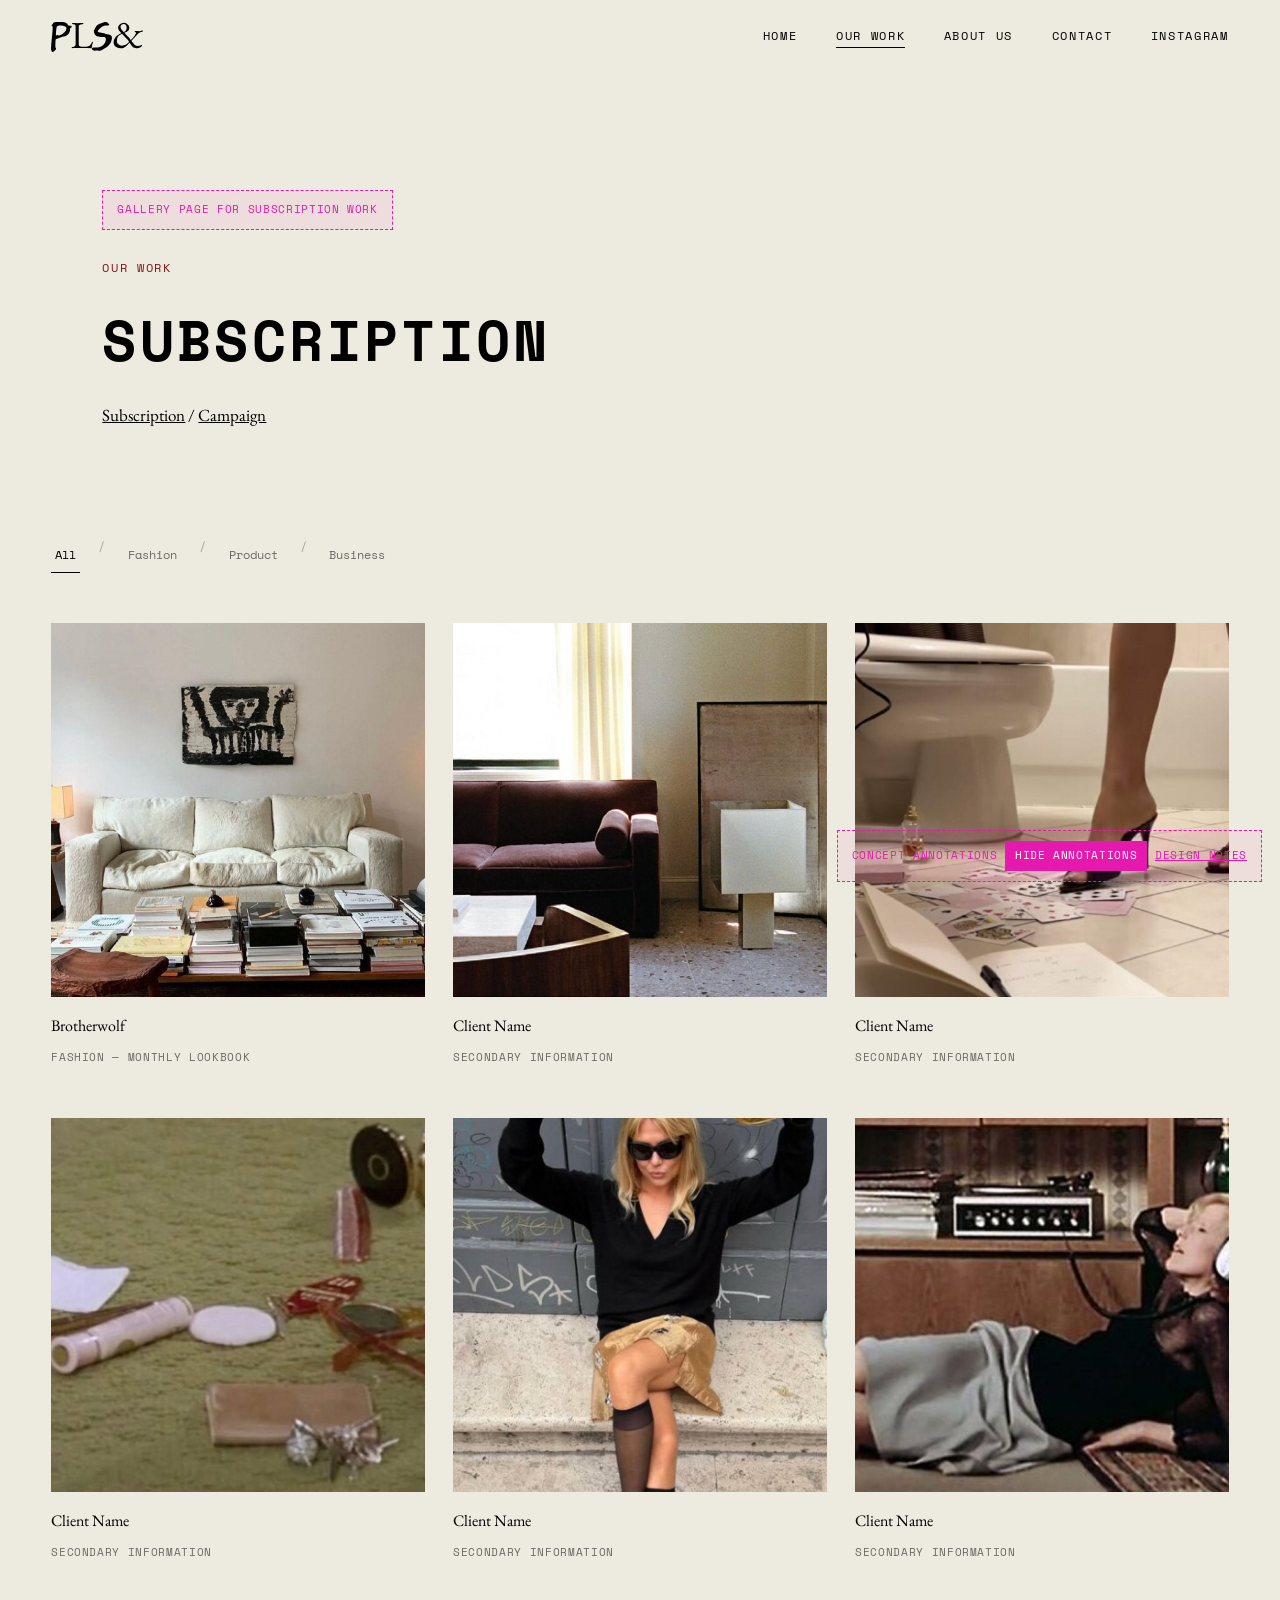
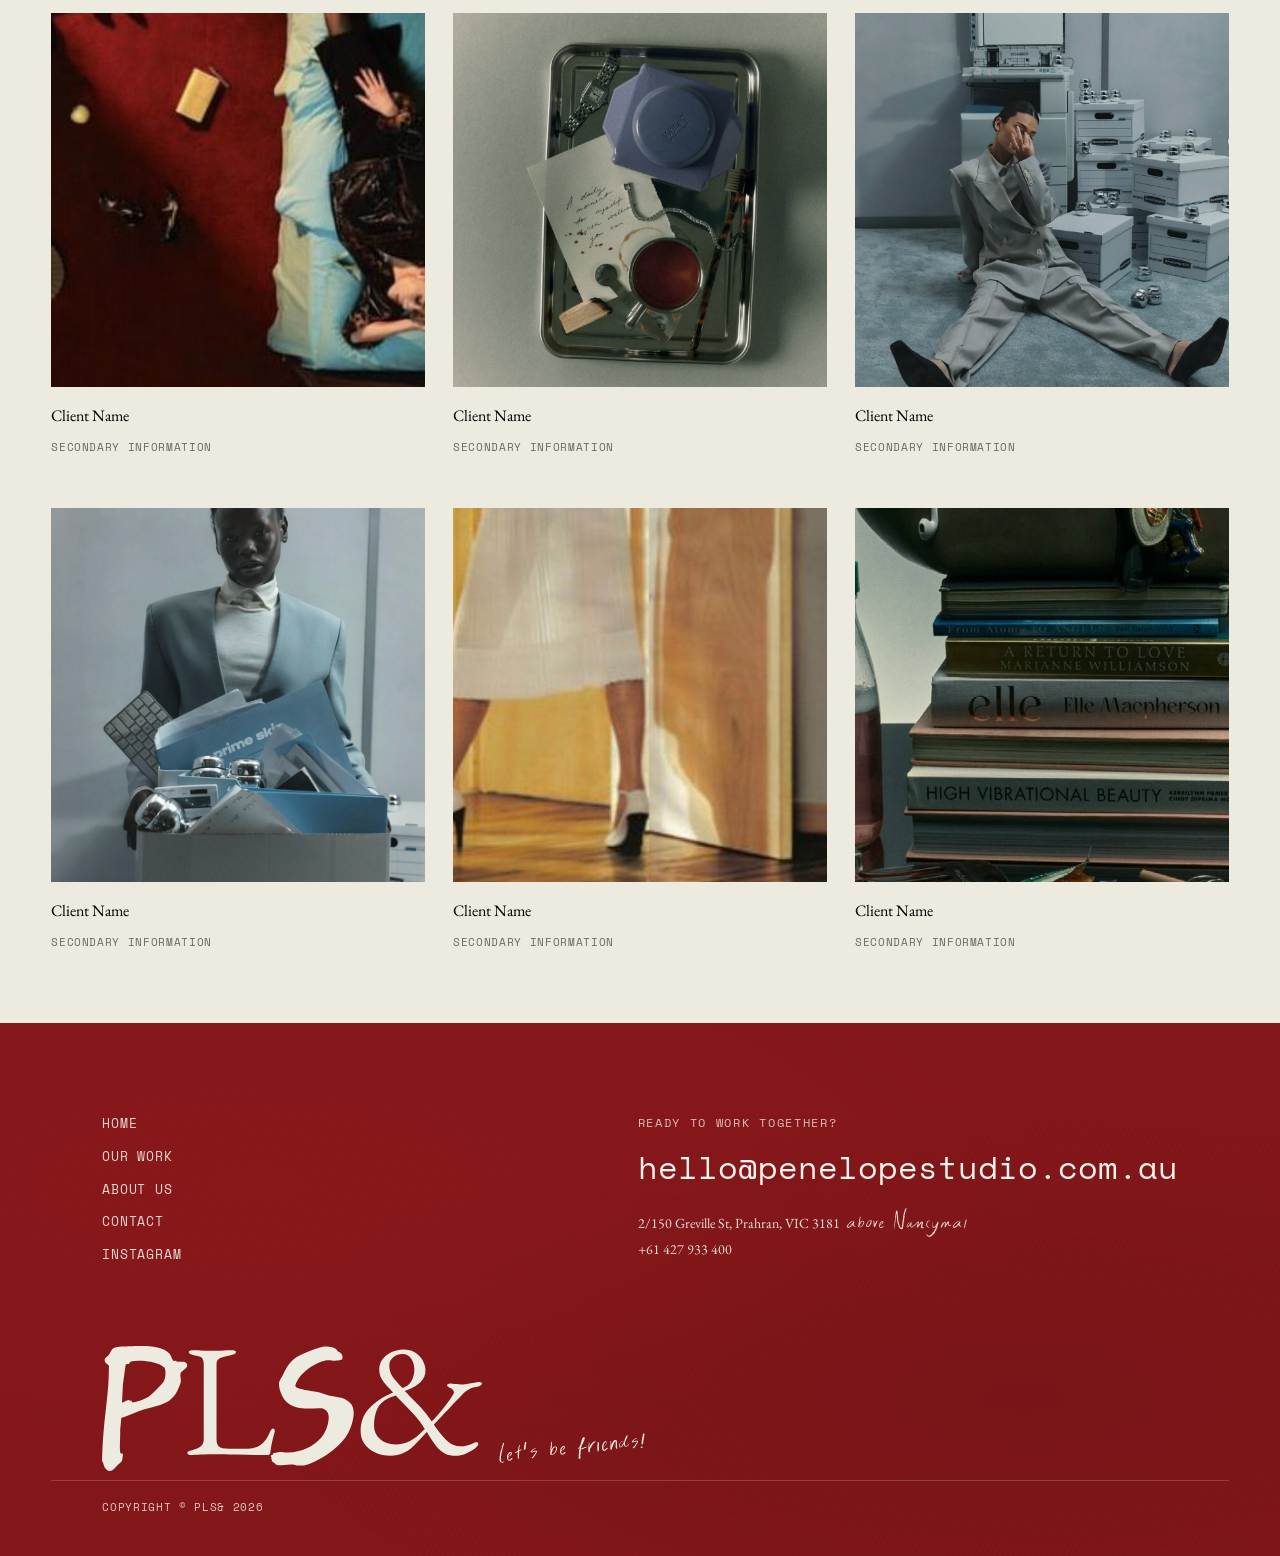
<file: work-subscription.html>
<!DOCTYPE html>
<html lang="en">
<head>
<meta charset="UTF-8">
<meta name="viewport" content="width=device-width, initial-scale=1.0">
<title>Subscription Work — PLS&amp;</title>
<meta name="description" content="Ongoing subscription content work by PLS&amp; Penelope Studios.">
<link rel="preconnect" href="https://fonts.googleapis.com">
<link rel="preconnect" href="https://fonts.gstatic.com" crossorigin>
<link href="https://fonts.googleapis.com/css2?family=EB+Garamond:ital,wght@0,400;0,500;0,600;1,400&family=Space+Mono:wght@400;700&display=swap" rel="stylesheet">
<link rel="stylesheet" href="css/style.css">
<link rel="stylesheet" href="css/components.css">
</head>
<body>
<a class="skip-link" href="#main">Skip to content</a>

<header class="site-header">
  <a href="index.html" class="logo-mark" aria-label="PLS&amp; home">
    <img src="assets/logo/PLS_Hero_Black.svg" alt="" class="logo-img logo-img-black">
    <img src="assets/logo/PLS_Hero_Cream.svg" alt="" class="logo-img logo-img-cream">
  </a>
  <button class="nav-toggle" aria-label="Toggle menu" aria-expanded="false">
    <span></span><span></span><span></span>
  </button>
  <nav class="site-nav">
    <a href="index.html">Home</a>
    <a href="work.html" aria-current="page">Our Work</a>
    <a href="about.html">About Us</a>
    <a href="contact.html">Contact</a>
    <a href="https://instagram.com" target="_blank" rel="noopener">Instagram</a>
  </nav>
</header>

<main id="main">
  <div class="page-hero" style="padding-bottom:30px;">
    <div class="container">
      <span class="annot" style="margin-bottom:18px;display:inline-block;">Gallery page for subscription work</span><br>
      <span class="eyebrow" style="margin-top:10px;">Our Work</span>
      <h1 style="font-size:clamp(32px,5vw,56px);">Subscription</h1>
      <p style="margin-top:18px;"><a href="work-campaign.html" style="text-decoration:underline;">Subscription</a> / <a href="work-campaign.html" style="text-decoration:underline;">Campaign</a></p>
    </div>
  </div>

  <section class="section-tight">
    <div class="container" data-gallery>
      <div class="gallery-controls">
        <div class="tab-group" role="tablist" aria-label="Filter by category">
          <button type="button" role="tab" data-filter="all" aria-selected="true">All</button>
          <span class="tab-sep">/</span>
          <button type="button" role="tab" data-filter="fashion" aria-selected="false">Fashion</button>
          <span class="tab-sep">/</span>
          <button type="button" role="tab" data-filter="product" aria-selected="false">Product</button>
          <span class="tab-sep">/</span>
          <button type="button" role="tab" data-filter="business" aria-selected="false">Business</button>
        </div>
      </div>

      <div class="gallery-grid">
        <button class="gallery-card" data-category="fashion" data-open-overlay data-project-title="Brotherwolf">
          <div class="gallery-card-media"><img src="assets/gallery/gallery-01.jpg" alt="" loading="lazy"></div>
          <p class="gallery-card-name">Brotherwolf</p>
          <p class="gallery-card-sub">Fashion — monthly lookbook</p>
        </button>
        <button class="gallery-card" data-category="product" data-open-overlay data-project-title="Client Name">
          <div class="gallery-card-media"><img src="assets/gallery/gallery-02.jpg" alt="" loading="lazy"></div>
          <p class="gallery-card-name">Client Name</p>
          <p class="gallery-card-sub">Secondary information</p>
        </button>
        <button class="gallery-card" data-category="business" data-open-overlay data-project-title="Client Name">
          <div class="gallery-card-media"><img src="assets/gallery/gallery-03.jpg" alt="" loading="lazy"></div>
          <p class="gallery-card-name">Client Name</p>
          <p class="gallery-card-sub">Secondary information</p>
        </button>
        <button class="gallery-card" data-category="fashion" data-open-overlay data-project-title="Client Name">
          <div class="gallery-card-media"><img src="assets/gallery/gallery-04.jpg" alt="" loading="lazy"></div>
          <p class="gallery-card-name">Client Name</p>
          <p class="gallery-card-sub">Secondary information</p>
        </button>
        <button class="gallery-card" data-category="product" data-open-overlay data-project-title="Client Name">
          <div class="gallery-card-media"><img src="assets/gallery/gallery-05.jpg" alt="" loading="lazy"></div>
          <p class="gallery-card-name">Client Name</p>
          <p class="gallery-card-sub">Secondary information</p>
        </button>
        <button class="gallery-card" data-category="business" data-open-overlay data-project-title="Client Name">
          <div class="gallery-card-media"><img src="assets/gallery/gallery-06.jpg" alt="" loading="lazy"></div>
          <p class="gallery-card-name">Client Name</p>
          <p class="gallery-card-sub">Secondary information</p>
        </button>
        <button class="gallery-card" data-category="fashion" data-open-overlay data-project-title="Client Name">
          <div class="gallery-card-media"><img src="assets/gallery/gallery-07.jpg" alt="" loading="lazy"></div>
          <p class="gallery-card-name">Client Name</p>
          <p class="gallery-card-sub">Secondary information</p>
        </button>
        <button class="gallery-card" data-category="product" data-open-overlay data-project-title="Client Name">
          <div class="gallery-card-media"><img src="assets/gallery/gallery-08.jpg" alt="" loading="lazy"></div>
          <p class="gallery-card-name">Client Name</p>
          <p class="gallery-card-sub">Secondary information</p>
        </button>
        <button class="gallery-card" data-category="business" data-open-overlay data-project-title="Client Name">
          <div class="gallery-card-media"><img src="assets/gallery/gallery-09.jpg" alt="" loading="lazy"></div>
          <p class="gallery-card-name">Client Name</p>
          <p class="gallery-card-sub">Secondary information</p>
        </button>
        <button class="gallery-card" data-category="fashion" data-open-overlay data-project-title="Client Name">
          <div class="gallery-card-media"><img src="assets/gallery/gallery-10.jpg" alt="" loading="lazy"></div>
          <p class="gallery-card-name">Client Name</p>
          <p class="gallery-card-sub">Secondary information</p>
        </button>
        <button class="gallery-card" data-category="product" data-open-overlay data-project-title="Client Name">
          <div class="gallery-card-media"><img src="assets/gallery/gallery-11.jpg" alt="" loading="lazy"></div>
          <p class="gallery-card-name">Client Name</p>
          <p class="gallery-card-sub">Secondary information</p>
        </button>
        <button class="gallery-card" data-category="business" data-open-overlay data-project-title="Client Name">
          <div class="gallery-card-media"><img src="assets/gallery/gallery-12.jpg" alt="" loading="lazy"></div>
          <p class="gallery-card-name">Client Name</p>
          <p class="gallery-card-sub">Secondary information</p>
        </button>
      </div>

      <div class="gallery-empty">
        <h3>Are you still here???</h3>
        <p>Nothing in this category yet, if you are reading this pls send matcha.</p>
      </div>
    </div>
  </section>
</main>

<footer class="site-footer">
  <div class="container footer-top">
    <nav class="footer-nav">
      <a href="index.html">Home</a>
      <a href="work.html">Our Work</a>
      <a href="about.html">About Us</a>
      <a href="contact.html">Contact</a>
      <a href="https://instagram.com" target="_blank" rel="noopener">Instagram</a>
    </nav>
    <div class="footer-contact">
      <span class="eyebrow">Ready to work together?</span>
      <a class="email" href="mailto:hello@penelopestudio.com.au">hello@penelopestudio.com.au</a>
      <p class="addr">2/150 Greville St, Prahran, VIC 3181<span class="script">above Nancymai</span><br>+61 427 933 400</p>
    </div>
  </div>
  <div class="container">
    <span class="footer-wordmark">
      <img src="assets/logo/PLS_Hero_Cream.svg" alt="PLS&amp;" class="footer-logo-img footer-logo-cream">
      <img src="assets/logo/PLS_Hero_Black.svg" alt="PLS&amp;" class="footer-logo-img footer-logo-black">
      <span class="script">let's be friends!</span>
    </span>
  </div>
  <div class="container footer-bottom">
    <span>Copyright &copy; PLS&amp; 2026</span>
  </div>
</footer>

<!-- PROJECT OVERLAY -->
<div class="overlay" data-overlay>
  <button class="overlay-close" data-overlay-close>Close ✕</button>
  <div class="overlay-inner">
    <div>
      <div class="overlay-main-media"><img src="assets/brotherwolf.jpg" alt="Brotherwolf, PLS&amp; studio production" loading="lazy"></div>
      <div class="overlay-thumbs">
        <button data-thumb class="is-active"><img src="assets/brotherwolf.jpg" alt="" loading="lazy"></button>
        <button data-thumb><img src="assets/gallery/gallery-13.jpg" alt="" loading="lazy"></button>
        <button data-thumb><img src="assets/gallery/gallery-14.jpg" alt="" loading="lazy"></button>
        <button data-thumb><img src="assets/gallery/gallery-15.jpg" alt="" loading="lazy"></button>
        <button data-thumb><img src="assets/gallery/gallery-16.jpg" alt="" loading="lazy"></button>
      </div>
    </div>
    <div>
      <p class="title-card-sub" data-overlay-sub>PLS&amp; Studio Production</p>
      <h2 class="overlay-title title-card" data-overlay-title>Brotherwolf</h2>
      <div class="overlay-copy">
        <p>Lorem ipsum dolor sit amet consectetur. Dictum odio ultrices accumsan morbi. Adipiscing porta elementum tristique porttitor sollicitudin sagittis dis. Vitae arcu aliquet sit lectus aenean. Volutpat id ac sit quis consequat ut consequat.</p>
        <p>Ac elementum lacus mi in at libero magna gravida non. Neque aliquet ut odio ipsum eu commodo in. Ipsum quam massa purus egestas. Aenean morbi tortor eget imperdiet orci tincidunt neque amet.</p>
      </div>
      <div class="overlay-credits">
        Creative Director: Firstname Lastname<br>
        Director of Photography: Firstname Lastname<br>
        Editor: Firstname Lastname<br>
        Costume Designer: Firstname Lastname
      </div>
      <div class="overlay-related">
        <div>
          <div class="gallery-card-media"><img src="assets/gallery/gallery-01.jpg" alt="" loading="lazy"></div>
          <p class="gallery-card-name">Client Name</p>
          <p class="gallery-card-sub">Secondary information</p>
        </div>
        <div>
          <div class="gallery-card-media"><img src="assets/gallery/gallery-02.jpg" alt="" loading="lazy"></div>
          <p class="gallery-card-name">Client Name</p>
          <p class="gallery-card-sub">Secondary information</p>
        </div>
      </div>
    </div>
  </div>
</div>

<div class="annot-bar annot">
  <span>Concept annotations</span>
  <button type="button" data-annot-toggle>Hide annotations</button>
  <a href="design-notes.html" style="text-decoration:underline;">Design notes</a>
</div>

<script src="js/main.js"></script>
</body>
</html>
</file>
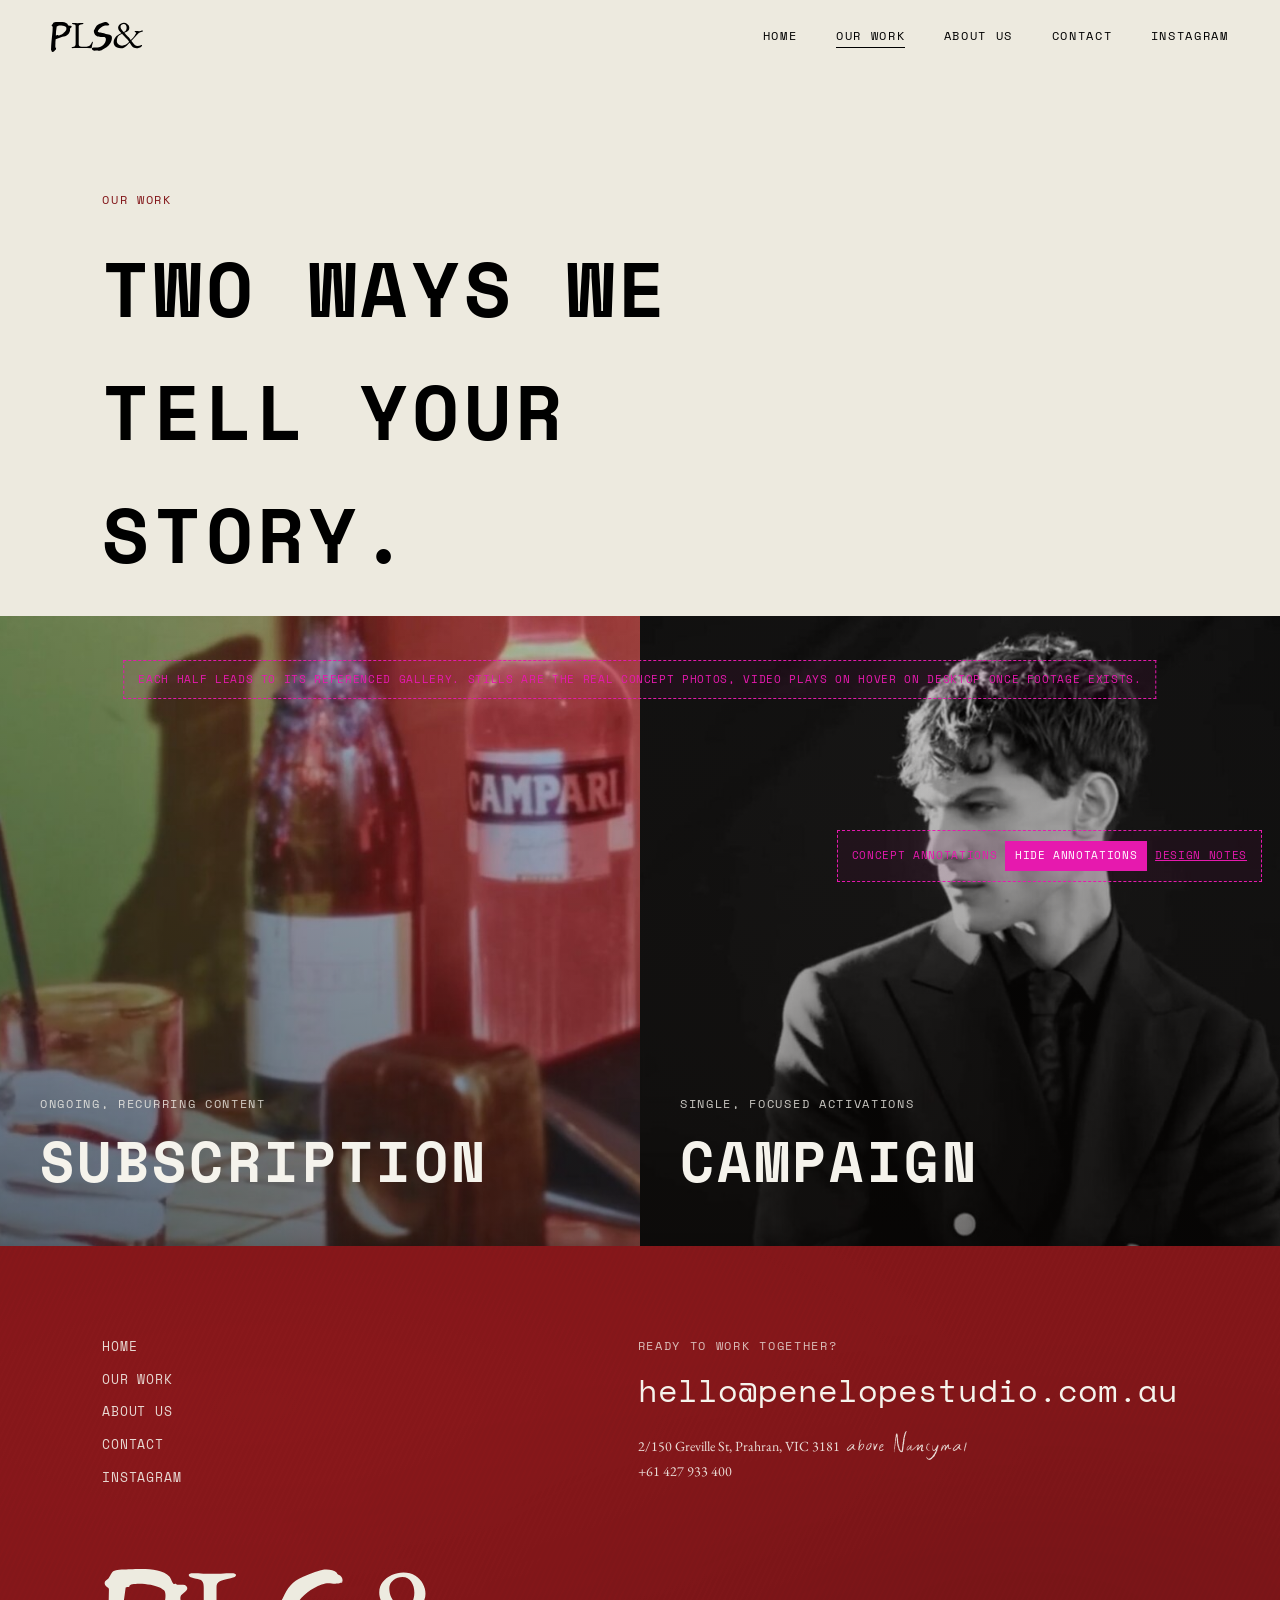
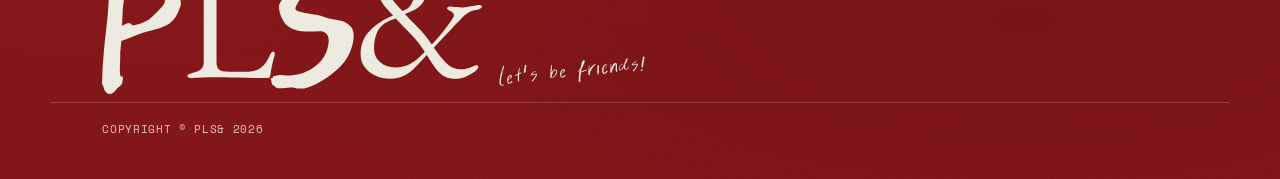
<file: work.html>
<!DOCTYPE html>
<html lang="en">
<head>
<meta charset="UTF-8">
<meta name="viewport" content="width=device-width, initial-scale=1.0">
<title>Our Work — PLS&amp;</title>
<meta name="description" content="Subscription and campaign work by PLS&amp; Penelope Studios.">
<link rel="preconnect" href="https://fonts.googleapis.com">
<link rel="preconnect" href="https://fonts.gstatic.com" crossorigin>
<link href="https://fonts.googleapis.com/css2?family=EB+Garamond:ital,wght@0,400;0,500;0,600;1,400&family=Space+Mono:wght@400;700&display=swap" rel="stylesheet">
<link rel="stylesheet" href="css/style.css">
<link rel="stylesheet" href="css/components.css">
</head>
<body>
<a class="skip-link" href="#main">Skip to content</a>

<header class="site-header">
  <a href="index.html" class="logo-mark" aria-label="PLS&amp; home">
    <img src="assets/logo/PLS_Hero_Black.svg" alt="" class="logo-img logo-img-black">
    <img src="assets/logo/PLS_Hero_Cream.svg" alt="" class="logo-img logo-img-cream">
  </a>
  <button class="nav-toggle" aria-label="Toggle menu" aria-expanded="false">
    <span></span><span></span><span></span>
  </button>
  <nav class="site-nav">
    <a href="index.html">Home</a>
    <a href="work.html" aria-current="page">Our Work</a>
    <a href="about.html">About Us</a>
    <a href="contact.html">Contact</a>
    <a href="https://instagram.com" target="_blank" rel="noopener">Instagram</a>
  </nav>
</header>

<main id="main">
  <div class="page-hero" style="padding-bottom:20px;">
    <div class="container">
      <span class="eyebrow">Our Work</span>
      <h1>Two ways we tell your story.</h1>
    </div>
  </div>

  <section class="split" style="min-height:70vh;">
    <span class="annot">Each half leads to its referenced gallery. Stills are the real concept photos, video plays on hover on desktop once footage exists.</span>
    <a class="split-panel p-subscription" href="work-subscription.html">
      <span class="panel-link" aria-hidden="true"></span>
      <div class="panel-body">
        <span class="eyebrow">Ongoing, recurring content</span>
        <h2>Subscription</h2>
      </div>
    </a>
    <a class="split-panel p-campaign" href="work-campaign.html">
      <span class="panel-link" aria-hidden="true"></span>
      <div class="panel-body">
        <span class="eyebrow">Single, focused activations</span>
        <h2>Campaign</h2>
      </div>
    </a>
  </section>
</main>

<footer class="site-footer">
  <div class="container footer-top">
    <nav class="footer-nav">
      <a href="index.html">Home</a>
      <a href="work.html">Our Work</a>
      <a href="about.html">About Us</a>
      <a href="contact.html">Contact</a>
      <a href="https://instagram.com" target="_blank" rel="noopener">Instagram</a>
    </nav>
    <div class="footer-contact">
      <span class="eyebrow">Ready to work together?</span>
      <a class="email" href="mailto:hello@penelopestudio.com.au">hello@penelopestudio.com.au</a>
      <p class="addr">2/150 Greville St, Prahran, VIC 3181<span class="script">above Nancymai</span><br>+61 427 933 400</p>
    </div>
  </div>
  <div class="container">
    <span class="footer-wordmark">
      <img src="assets/logo/PLS_Hero_Cream.svg" alt="PLS&amp;" class="footer-logo-img footer-logo-cream">
      <img src="assets/logo/PLS_Hero_Black.svg" alt="PLS&amp;" class="footer-logo-img footer-logo-black">
      <span class="script">let's be friends!</span>
    </span>
  </div>
  <div class="container footer-bottom">
    <span>Copyright &copy; PLS&amp; 2026</span>
  </div>
</footer>

<div class="annot-bar annot">
  <span>Concept annotations</span>
  <button type="button" data-annot-toggle>Hide annotations</button>
  <a href="design-notes.html" style="text-decoration:underline;">Design notes</a>
</div>

<script src="js/main.js"></script>
</body>
</html>
</file>
<file: css/style.css>
/* ==========================================================================
   PLS& — Penelope Studios
   Design tokens — per PLS& Brand Guidelines Draft A
   ========================================================================== */

/* ---- Brand fonts ---- */
@font-face{
  font-family: "Blissful Radiance";
  src: url("../assets/fonts/blissfulradiance-regular-webfont.woff2") format("woff2"),
       url("../assets/fonts/blissfulradiance-regular-webfont.woff") format("woff");
  font-weight: 400;
  font-style: normal;
  font-display: swap;
}
@font-face{
  font-family: "Bookmania SemiBold";
  src: url("../assets/fonts/Bookmania-SemiBold.otf") format("opentype");
  font-weight: 600;
  font-style: normal;
  font-display: swap;
}
@font-face{
  font-family: "Neue Haas Grotesk Display";
  src: url("../assets/fonts/NeueHaasGroteskDisplay-65Medium.otf") format("opentype");
  font-weight: 500;
  font-style: normal;
  font-display: swap;
}
/* TT Interphases Pro Mono is specified in the brand guidelines as the primary
   heading/caption typeface but has not been supplied yet. Space Mono stands in
   until the licensed font file is available, see design-notes.html. */

:root{
  /* Brand colour scheme, exact values from Brand Guidelines p.19 */
  --cream:      #EDEADF;   /* Pantone 7604 C */
  --red:        #821619;   /* Pantone 1815 C */
  --black:      #000000;   /* Pantone Black C */

  /* Working tones derived from the brand palette for surfaces/placeholders only */
  --cream-soft: #F5F3EC;
  --red-deep:   #5E1012;
  --paper:      #D8D4C8;
  --placeholder:#D9D6D0;
  --ink:        #000000;
  --magenta:    #E619AE;

  --font-heading: "Space Mono", "Courier New", monospace; /* stand-in for TT Interphases Pro Mono, see design-notes */
  --font-body:    "EB Garamond", "Georgia", serif;
  --font-script:  "Blissful Radiance", cursive;
  --font-title:   "Bookmania SemiBold", "Georgia", serif;
  --font-title-sub: "Neue Haas Grotesk Display", "Helvetica Neue", sans-serif;

  --tracking-wide: 0.14em;
  --tracking-mid:  0.06em;

  --container-max: 1400px;
  --pad-x: clamp(20px, 4vw, 64px);

  --ease: cubic-bezier(.22,.61,.36,1);
  --dur-fast: .25s;
  --dur-med: .55s;
  --dur-slow: .9s;
}

@media (prefers-reduced-motion: reduce){
  *, *::before, *::after{
    animation-duration: .001ms !important;
    animation-iteration-count: 1 !important;
    transition-duration: .001ms !important;
    scroll-behavior: auto !important;
  }
}

*{ box-sizing: border-box; }
html{ scroll-behavior: smooth; }

body{
  margin: 0;
  background: var(--cream);
  color: var(--ink);
  font-family: var(--font-body);
  font-size: 17px;
  line-height: 1.6;
  -webkit-font-smoothing: antialiased;
}

img{ max-width: 100%; display: block; }
a{ color: inherit; text-decoration: none; }
button{ font: inherit; color: inherit; background: none; border: none; cursor: pointer; }

:focus-visible{
  outline: 2px solid var(--magenta);
  outline-offset: 3px;
}

.container{
  max-width: var(--container-max);
  margin: 0 auto;
  padding-left: var(--pad-x);
  padding-right: var(--pad-x);
}

h1,h2,h3,h4{
  font-family: var(--font-heading);
  font-weight: 700;
  text-transform: uppercase;
  letter-spacing: var(--tracking-mid);
  margin: 0;
}

.eyebrow{
  font-family: var(--font-heading);
  text-transform: uppercase;
  letter-spacing: var(--tracking-wide);
  font-size: 12px;
}

.script{
  font-family: var(--font-script);
  color: var(--red);
  font-size: 1.7rem;
  line-height: 1;
}

/* Large brand tagline treatment, per Brand Guidelines p.4 (Blissful Radiance display) */
.brand-tagline{
  font-family: var(--font-script);
  color: var(--red);
  font-size: clamp(28px, 5vw, 65pt);
  line-height: 1.15;
  letter-spacing: 0.02em;
}

/* ==========================================================================
   Skip link
   ========================================================================== */
.skip-link{
  position: absolute;
  left: 12px;
  top: -60px;
  background: var(--black);
  color: var(--cream);
  padding: 10px 16px;
  z-index: 500;
  font-family: var(--font-heading);
  font-size: 13px;
  transition: top var(--dur-fast) var(--ease);
}
.skip-link:focus{ top: 12px; }

/* ==========================================================================
   Header / Nav
   ========================================================================== */
.site-header{
  position: fixed;
  top: 0; left: 0; right: 0;
  z-index: 200;
  display: flex;
  align-items: center;
  justify-content: space-between;
  padding: 22px var(--pad-x);
  mix-blend-mode: normal;
}
.site-header.is-light .site-nav a{ color: var(--cream); }

.logo-mark{
  position: relative;
  display: inline-block;
  width: 92px;
}
.logo-img{
  width: 100%;
  height: auto;
  display: block;
}
.logo-img-cream{
  position: absolute;
  inset: 0;
  opacity: 0;
  transition: opacity var(--dur-fast) var(--ease);
}
.logo-img-black{ transition: opacity var(--dur-fast) var(--ease); }
.site-header.is-light .logo-img-black{ opacity: 0; }
.site-header.is-light .logo-img-cream{ opacity: 1; }

.site-nav{
  display: flex;
  gap: clamp(16px, 3vw, 40px);
}
.site-nav a{
  font-family: var(--font-heading);
  font-size: 12px;
  text-transform: uppercase;
  letter-spacing: var(--tracking-wide);
  position: relative;
  padding-bottom: 3px;
}
.site-nav a::after{
  content: "";
  position: absolute;
  left: 0; bottom: 0;
  height: 1px; width: 0%;
  background: currentColor;
  transition: width var(--dur-fast) var(--ease);
}
.site-nav a:hover::after,
.site-nav a[aria-current="page"]::after{ width: 100%; }

.nav-toggle{ display: none; }

@media (max-width: 760px){
  .site-nav{
    position: fixed;
    inset: 0;
    background: var(--black);
    color: var(--cream);
    flex-direction: column;
    justify-content: center;
    align-items: flex-start;
    padding: var(--pad-x);
    gap: 22px;
    transform: translateY(-100%);
    transition: transform var(--dur-med) var(--ease);
  }
  .site-nav a{ color: var(--cream); font-size: 22px; font-family: var(--font-heading); text-transform: none; letter-spacing: 0; }
  .site-nav.is-open{ transform: translateY(0); }
  .nav-toggle{
    display: flex;
    flex-direction: column;
    gap: 5px;
    z-index: 250;
    position: relative;
    width: 28px;
  }
  .nav-toggle span{
    display: block; height: 2px; width: 100%;
    background: currentColor;
    transition: transform var(--dur-fast) var(--ease), opacity var(--dur-fast) var(--ease);
  }
  .nav-toggle[aria-expanded="true"] span:nth-child(1){ transform: translateY(7px) rotate(45deg); }
  .nav-toggle[aria-expanded="true"] span:nth-child(2){ opacity: 0; }
  .nav-toggle[aria-expanded="true"] span:nth-child(3){ transform: translateY(-7px) rotate(-45deg); }
  .nav-toggle[aria-expanded="true"] ~ .site-nav{ transform: translateY(0); }
}

/* ==========================================================================
   Annotation system — preserves the concept-deck notes, toggleable
   ========================================================================== */
.annotations-off .annot{ display: none !important; }

.annot-bar{
  position: fixed;
  bottom: 18px;
  right: 18px;
  z-index: 300;
  background: var(--black);
  color: var(--cream);
  font-family: var(--font-heading);
  font-size: 11px;
  text-transform: uppercase;
  letter-spacing: var(--tracking-mid);
  padding: 12px 16px;
  display: flex;
  align-items: center;
  gap: 10px;
  border: 1px solid rgba(237,232,220,.25);
}
.annot-bar button{
  background: var(--magenta);
  color: #fff;
  padding: 6px 10px;
  font-family: var(--font-heading);
  font-size: 11px;
  text-transform: uppercase;
  letter-spacing: var(--tracking-mid);
}

.annot{
  color: var(--magenta);
  font-family: var(--font-heading);
  font-size: 11px;
  text-transform: uppercase;
  letter-spacing: var(--tracking-mid);
  line-height: 1.6;
  border: 1px dashed var(--magenta);
  padding: 10px 14px;
  background: rgba(230,25,174,.06);
  display: inline-block;
  max-width: calc(100vw - 40px);
}
.annot.annot-center{ text-align: center; }
.annot-float{
  position: absolute;
  z-index: 20;
}

/* ==========================================================================
   Buttons / links
   ========================================================================== */
.btn{
  display: inline-flex;
  align-items: center;
  gap: 10px;
  font-family: var(--font-heading);
  font-size: 12px;
  text-transform: uppercase;
  letter-spacing: var(--tracking-wide);
  padding: 14px 26px;
  border: 1px solid currentColor;
  transition: background var(--dur-fast) var(--ease), color var(--dur-fast) var(--ease);
}
.btn-solid{ background: var(--black); color: var(--cream); border-color: var(--black); }
.btn-solid:hover{ background: transparent; color: var(--black); }
.btn-outline:hover{ background: var(--ink); color: var(--cream); }

/* ==========================================================================
   Footer — red/paper-texture signature block
   ========================================================================== */
.site-footer{
  position: relative;
  background: var(--red);
  color: var(--cream-soft);
  padding: 90px var(--pad-x) 40px;
  overflow: hidden;
  isolation: isolate;
}
.site-footer::before{
  content:"";
  position: absolute; inset: 0;
  z-index: -1;
  opacity: .5;
  mix-blend-mode: overlay;
  background-image:
    radial-gradient(ellipse at 20% 30%, rgba(255,255,255,.10), transparent 55%),
    radial-gradient(ellipse at 80% 70%, rgba(0,0,0,.18), transparent 55%),
    repeating-linear-gradient(115deg, rgba(255,255,255,.035) 0 2px, transparent 2px 5px);
}
.footer-top{
  display: flex;
  flex-wrap: wrap;
  gap: 48px;
  justify-content: space-between;
  padding-bottom: 70px;
}
.footer-nav{
  display: flex;
  flex-direction: column;
  gap: 12px;
  font-family: var(--font-heading);
  text-transform: uppercase;
  font-size: 13px;
  letter-spacing: var(--tracking-mid);
}
.footer-nav a{ opacity: .88; transition: opacity var(--dur-fast) var(--ease); }
.footer-nav a:hover{ opacity: 1; text-decoration: underline; }

.footer-contact .eyebrow{ opacity: .75; margin-bottom: 10px; display:block;}
.footer-contact a.email{
  font-family: var(--font-heading);
  font-size: clamp(22px, 3vw, 32px);
  display: block;
  margin-bottom: 18px;
}
.footer-contact .addr{ font-size: 14px; opacity: .9; line-height: 1.8; }
.footer-contact .addr .script{ color: var(--cream-soft); font-size: 1.1rem; margin-left: 6px; }

.footer-wordmark{
  position: relative;
  display: inline-flex;
  align-items: flex-end;
  gap: 14px;
}
.footer-logo-img{
  width: clamp(200px, 30vw, 380px);
  height: auto;
  display: block;
}
.footer-logo-black{ display: none; }
.footer-wordmark .script{
  font-size: clamp(16px, 2vw, 22px);
  color: var(--cream-soft);
  transform: rotate(-6deg);
  margin-bottom: .6em;
}
.footer-bottom{
  display: flex;
  justify-content: space-between;
  font-family: var(--font-heading);
  font-size: 11px;
  text-transform: uppercase;
  letter-spacing: var(--tracking-mid);
  opacity: .8;
  padding-top: 18px;
  border-top: 1px solid rgba(237,232,220,.25);
}

/* footer palette variants (documented on design-notes page) */
.site-footer.is-black{ background: var(--black); }
.site-footer.is-cream{ background: var(--cream-soft); color: var(--ink); }
.site-footer.is-cream .footer-logo-cream{ display: none; }
.site-footer.is-cream .footer-logo-black{ display: block; }
.site-footer.is-cream .footer-wordmark .script{ color: var(--red); }
.site-footer.is-cream .footer-bottom{ border-color: rgba(32,28,27,.2); }

/* ==========================================================================
   Page hero spacer (fixed header offset)
   ========================================================================== */
.page-hero{
  padding: 190px var(--pad-x) 80px;
}
.page-hero .eyebrow{ color: var(--red); margin-bottom: 18px; display:block; }
.page-hero h1{ font-size: clamp(40px, 6vw, 84px); max-width: 16ch; }

/* ==========================================================================
   Section utility
   ========================================================================== */
.section{ padding: 100px 0; }
.section-tight{ padding: 60px 0; }
</file>
<file: css/components.css>
/* ==========================================================================
   HOME — hero video block
   ========================================================================== */
.hero{
  position: relative;
  height: 100svh;
  min-height: 560px;
  display: flex;
  align-items: flex-end;
  color: var(--cream-soft);
  overflow: hidden;
}
.hero-media{
  position: absolute; inset: 0;
  z-index: -2;
  width: 100%; height: 100%;
  object-fit: cover;
  object-position: center;
  background: #2b2419;
  pointer-events: none;
}
/* Suppress browser-injected video chrome (Chrome cast overlay, native controls,
   PiP button) on decorative background video across browsers/engines */
.hero-media::-webkit-media-controls,
.hero-media::-webkit-media-controls-enclosure,
.hero-media::-webkit-media-controls-panel,
.hero-media::-webkit-media-controls-overlay-play-button,
.hero-media::-webkit-media-controls-start-playback-button,
.hero-media::-internal-media-controls-overlay-cast-button{
  display: none !important;
  -webkit-appearance: none;
  opacity: 0 !important;
  pointer-events: none !important;
}
.hero-scrim{
  position: absolute; inset: 0;
  z-index: -1;
  background: linear-gradient(180deg, rgba(20,17,16,.2) 0%, rgba(20,17,16,.68) 100%);
}
.hero-inner{
  position: relative;
  width: 100%;
  padding: 0 var(--pad-x) 64px;
  display: flex;
  flex-direction: column;
  align-items: center;
  text-align: center;
  gap: 22px;
}
.hero-logo-img{
  width: clamp(220px, 32vw, 480px);
  height: auto;
}
.hero-tagline{
  font-family: var(--font-heading);
  font-size: 12px;
  text-transform: uppercase;
  letter-spacing: var(--tracking-wide);
  opacity: .9;
}
.hero-scroll{
  margin-top: 18px;
  animation: bob 2.2s ease-in-out infinite;
  opacity: .85;
}
@keyframes bob{
  0%,100%{ transform: translateY(0); }
  50%{ transform: translateY(8px); }
}
.hero .annot{ position: absolute; top: 100px; left: 50%; transform: translateX(-50%); width: max-content; max-width: 80vw;}

/* ==========================================================================
   Intro / napkin statement section
   ========================================================================== */
.statement{
  position: relative;
  padding: 140px 0;
  isolation: isolate;
  color: var(--cream-soft);
  overflow: hidden;
}
.statement-media{
  position: absolute; inset: 0;
  z-index: -2;
  background-image: url("../assets/napkin.jpg");
  background-size: cover;
  background-position: center;
}
.statement-scrim{
  position: absolute; inset: 0;
  z-index: -1;
  background: linear-gradient(180deg, rgba(20,14,10,.55) 0%, rgba(20,14,10,.78) 100%);
}
.statement-inner{
  max-width: 820px;
  margin: 0 auto;
  text-align: center;
}
.statement .eyebrow{ color: var(--cream-soft); opacity: .85; }
.statement .brand-tagline{
  color: var(--cream-soft);
  margin-bottom: 46px;
}
.statement-copy p{
  font-family: var(--font-body);
  font-size: clamp(18px, 2.2vw, 22px);
  line-height: 1.55;
  margin: 0 0 24px;
  color: var(--cream-soft);
}
.statement-signoff{
  font-family: var(--font-script);
  color: var(--cream-soft);
  font-size: 2.2rem;
  margin-top: 20px;
}
.statement .annot{ display:block; width: max-content; max-width: 100%; margin: 40px auto 0; }

/* ==========================================================================
   Subscription / Campaign split
   ========================================================================== */
.split{
  display: grid;
  grid-template-columns: 1fr 1fr;
  min-height: 640px;
  position: relative;
}
.split > .annot{
  grid-column: 1 / -1;
  text-align: center;
  margin: 20px auto 0;
  width: max-content;
}
.split-panel{
  position: relative;
  min-height: 420px;
  display: flex;
  align-items: flex-end;
  padding: 40px;
  overflow: hidden;
  isolation: isolate;
}
.split-panel::before{
  content:"";
  position: absolute; inset: 0;
  z-index: -1;
  transform: scale(1.04);
  transition: transform var(--dur-slow) var(--ease), filter var(--dur-slow) var(--ease);
  filter: saturate(.9);
}
.split-panel:hover::before{ transform: scale(1.12); filter: saturate(1.15); }
.split-panel::after{
  content:"";
  position: absolute; inset: 0;
  z-index: -1;
  background: linear-gradient(200deg, rgba(15,12,10,.15), rgba(15,12,10,.55));
}
.split-panel.p-subscription::before{
  background-image: url("../assets/subscription.jpg");
  background-size: cover;
  background-position: center;
}
.split-panel.p-campaign::before{
  background-image: url("../assets/campaign.jpg");
  background-size: cover;
  background-position: center;
}
.split-panel h2{
  color: var(--cream-soft);
  font-size: clamp(30px, 4.5vw, 56px);
}
.split-panel .eyebrow{ color: var(--cream-soft); opacity: .8; }
.split-panel a.panel-link{
  position: absolute; inset: 0; z-index: 5;
}
.split-panel .panel-body{ position: relative; z-index: 2; }
.split .annot{ position: absolute; top: 24px; left: 50%; transform: translateX(-50%); z-index: 6; width: max-content; text-align:center;}

@media (max-width: 760px){
  .split{ grid-template-columns: 1fr; }
}

/* ==========================================================================
   Gallery — filter tabs + grid
   ========================================================================== */
.gallery-controls{
  display: flex;
  flex-wrap: wrap;
  gap: 26px;
  align-items: baseline;
  margin-bottom: 50px;
}
.tab-group{
  display: flex;
  gap: 18px;
  font-family: var(--font-heading);
  font-size: 12px;
  text-transform: uppercase;
  letter-spacing: var(--tracking-mid);
}
.tab-group button{
  padding: 8px 4px;
  border-bottom: 1px solid transparent;
  opacity: .55;
  transition: opacity var(--dur-fast) var(--ease), border-color var(--dur-fast) var(--ease);
}
.tab-group button[aria-selected="true"]{
  opacity: 1;
  border-color: var(--ink);
}
.tab-group button:hover{ opacity: .85; }
.tab-sep{ opacity: .3; }

.gallery-grid{
  display: grid;
  grid-template-columns: repeat(3, 1fr);
  gap: 40px 28px;
}
@media (max-width: 900px){
  .gallery-grid{ grid-template-columns: repeat(2, 1fr); gap: 28px 18px; }
}

.gallery-card{
  cursor: pointer;
  border: none;
  background: none;
  text-align: left;
  padding: 0;
  display: block;
  width: 100%;
}
.gallery-card-media{
  aspect-ratio: 1 / 1;
  background: var(--placeholder);
  margin-bottom: 14px;
  position: relative;
  overflow: hidden;
  transition: transform var(--dur-med) var(--ease);
}
.gallery-card-media img{
  width: 100%; height: 100%;
  object-fit: cover;
  transition: transform var(--dur-slow) var(--ease);
}
.gallery-card:hover .gallery-card-media img{ transform: scale(1.05); }
.gallery-card:hover .gallery-card-media{ transform: translateY(-4px); }
.gallery-card-media[data-tag]::after{
  content: attr(data-tag);
  position: absolute; inset: 0;
  display: flex; align-items: center; justify-content: center;
  font-family: var(--font-heading);
  font-size: 10px;
  text-transform: uppercase;
  letter-spacing: var(--tracking-mid);
  color: rgba(32,28,27,.35);
}
.gallery-card-name{ font-family: var(--font-body); font-size: 16px; margin-bottom: 2px; }
.gallery-card-sub{ font-family: var(--font-heading); font-size: 11px; text-transform: uppercase; letter-spacing: var(--tracking-mid); opacity: .55; }

.gallery-empty{
  display: none;
  text-align: center;
  padding: 60px 20px;
}
.gallery-empty.is-visible{ display: block; }
.gallery-empty h3{ font-size: clamp(28px,5vw,46px); color: var(--red); -webkit-text-stroke: 1px var(--red); }
.gallery-empty p{ font-family: var(--font-script); font-size: 1.4rem; color: var(--red); margin-top: 14px;}

@media (max-width: 620px){
  .gallery-grid{ grid-template-columns: repeat(2, 1fr); }
}

/* ==========================================================================
   Project overlay (lightbox)
   ========================================================================== */
.overlay{
  position: fixed; inset: 0;
  z-index: 400;
  background: var(--cream-soft);
  display: none;
  overflow-y: auto;
}
.overlay.is-open{ display: block; }
.overlay-inner{
  max-width: var(--container-max);
  margin: 0 auto;
  padding: 120px var(--pad-x) 100px;
  display: grid;
  grid-template-columns: 1.4fr 1fr;
  gap: 60px;
}
.overlay-close{
  position: fixed;
  top: 24px; right: var(--pad-x);
  z-index: 410;
  font-family: var(--font-heading);
  font-size: 12px;
  text-transform: uppercase;
  letter-spacing: var(--tracking-wide);
  display: flex; align-items: center; gap: 10px;
  background: var(--cream-soft);
  padding: 10px 14px;
  border: 1px solid var(--ink);
}
.overlay-main-media{
  aspect-ratio: 4/3;
  background: linear-gradient(135deg,#8d7a5c,#4c4234 60%,#231e18);
  margin-bottom: 18px;
  overflow: hidden;
}
.overlay-main-media img{ width: 100%; height: 100%; object-fit: cover; }
.overlay-thumbs{
  display: flex;
  gap: 12px;
  overflow-x: auto;
  padding-bottom: 6px;
}
.overlay-thumbs button{
  flex: 0 0 auto;
  width: 96px; height: 72px;
  background: var(--placeholder);
  opacity: .6;
  overflow: hidden;
  transition: opacity var(--dur-fast) var(--ease);
}
.overlay-thumbs button img{ width: 100%; height: 100%; object-fit: cover; }
.overlay-thumbs button.is-active,
.overlay-thumbs button:hover{ opacity: 1; }

.title-card-sub{
  font-family: var(--font-title-sub);
  font-weight: 500;
  text-transform: uppercase;
  letter-spacing: var(--tracking-wide);
  color: var(--red);
  font-size: 13px;
  margin: 0 0 8px;
}
.overlay-title.title-card{
  font-family: var(--font-title);
  font-weight: 600;
  text-transform: none;
  letter-spacing: 0;
  color: var(--red);
  font-size: clamp(40px,6vw,58px);
  margin-bottom: 20px;
}

.overlay-title{ font-size: clamp(32px,5vw,48px); margin-bottom: 20px; }
.overlay-copy p{ margin: 0 0 18px; font-size: 15px; line-height: 1.75; color: #4a4441; }
.overlay-credits{
  margin-top: 30px;
  font-family: var(--font-heading);
  font-size: 11px;
  text-transform: uppercase;
  letter-spacing: var(--tracking-mid);
  line-height: 2.1;
  color: var(--red);
}
.overlay-related{
  margin-top: 40px;
  display: flex;
  flex-direction: column;
  gap: 22px;
}
.overlay-related .gallery-card-media{ aspect-ratio: 16/10; opacity:.5; }

@media (max-width: 860px){
  .overlay-inner{ grid-template-columns: 1fr; }
}

/* ==========================================================================
   Team / About
   ========================================================================== */
.team-row{
  display: grid;
  grid-template-columns: 1fr 1.1fr 1fr;
  align-items: center;
  gap: 40px;
  margin-bottom: 110px;
}
.team-row:nth-child(even){ direction: rtl; }
.team-row:nth-child(even) > *{ direction: ltr; }
.team-photo{
  aspect-ratio: 3/4;
  background: linear-gradient(160deg, var(--paper), var(--placeholder) 60%, #c7c2b4);
  position: relative;
  overflow: hidden;
}
.team-photo img{
  width: 100%; height: 100%;
  object-fit: cover;
  object-position: center top;
  display: block;
}
.team-banner{
  max-width: 640px;
  margin: 0 auto 100px;
}
.team-banner img{
  width: 100%;
  height: auto;
  display: block;
}
.team-info h3{ font-family: var(--font-body); font-weight: 500; text-transform: none; letter-spacing: 0; font-size: clamp(26px,3vw,34px); margin-bottom: 6px; }
.team-info .eyebrow{ color: var(--red); margin-bottom: 20px; display:block; }
.team-info p{ font-size: 15px; line-height: 1.75; color: #4a4441; max-width: 42ch; }
.team-note{ text-align: center; }

@media (max-width: 860px){
  .team-row, .team-row:nth-child(even){ grid-template-columns: 1fr; direction: ltr; text-align: left; }
}

/* ==========================================================================
   Contact
   ========================================================================== */
.contact-scene{
  position: relative;
  min-height: 560px;
  display: flex;
  align-items: center;
  justify-content: center;
  padding: 40px 0 100px;
}
.contact-photo{
  position: absolute;
  width: 240px; aspect-ratio: 3/4;
  background: linear-gradient(160deg, var(--paper), var(--placeholder));
  box-shadow: 0 30px 60px rgba(0,0,0,.18);
}
.contact-photo.p1{ left: 6%; top: 6%; transform: rotate(-7deg); }
.contact-photo.p2{ right: 6%; bottom: 4%; transform: rotate(6deg); }
.contact-card{
  position: relative;
  z-index: 5;
  background: var(--cream-soft);
  width: min(92%, 560px);
  padding: 56px 44px;
  text-align: center;
  box-shadow: 0 40px 80px rgba(20,15,12,.18);
}
.contact-card h2{ font-size: clamp(24px,3vw,32px); margin-bottom: 26px; max-width: 26ch; margin-left:auto; margin-right:auto;}
.contact-card .eyebrow{ color: var(--red); display:block; margin-bottom: 8px; }
.contact-card .email-big{ font-family: var(--font-body); font-size: clamp(20px,2.6vw,28px); margin-bottom: 28px; display:block; }
.contact-card .script{ display: inline-block; }
.contact-card address{ font-style: normal; font-size: 13px; opacity: .7; margin-top: 10px; }

@media (max-width: 760px){
  .contact-photo{ display: none; }
}

/* ==========================================================================
   404 / easter egg
   ========================================================================== */
.lost-page{
  min-height: 100svh;
  display: flex;
  flex-direction: column;
  justify-content: center;
  gap: 46px;
  padding: 190px var(--pad-x) 100px;
  text-align: center;
}
.lost-page h1{
  font-size: clamp(40px, 8vw, 96px);
  color: var(--red);
  -webkit-text-stroke: 1.5px var(--red-deep);
  text-shadow: 3px 3px 0 rgba(94,19,21,.25);
}
.lost-page .script{ font-size: clamp(1.3rem, 3vw, 2.2rem); }
.lost-page .back-link{ margin: 30px auto 0; }

/* ==========================================================================
   Design notes page (palette / open options reference)
   ========================================================================== */
.swatches{
  display: grid;
  grid-template-columns: repeat(auto-fit, minmax(160px,1fr));
  gap: 20px;
  margin: 40px 0 90px;
}
.swatch{ }
.swatch-block{ height: 140px; margin-bottom: 12px; border: 1px solid rgba(32,28,27,.08); }
.swatch code{ font-family: var(--font-heading); font-size: 12px; display:block; }
.swatch .name{ font-family: var(--font-heading); font-size: 11px; text-transform: uppercase; letter-spacing: var(--tracking-mid); opacity:.6; margin-bottom:4px; display:block;}

.footer-picker{
  display: flex;
  gap: 12px;
  margin-bottom: 26px;
  flex-wrap: wrap;
}
.footer-picker button{
  font-family: var(--font-heading);
  font-size: 12px;
  text-transform: uppercase;
  letter-spacing: var(--tracking-mid);
  padding: 10px 16px;
  border: 1px solid var(--ink);
}
.footer-picker button[aria-pressed="true"]{ background: var(--ink); color: var(--cream); }

.notes-list{
  display: flex;
  flex-direction: column;
  gap: 18px;
  margin-bottom: 90px;
}
.notes-list li{ list-style:none; }
.notes-list .annot{ display:block; width: 100%; }
</file>
<file: assets/styles.css>
/* ============================================================
   THE CONDUCTOR BARBERSHOP — shared stylesheet
   Light + navy. Mobile-first. No build step, no dependencies.
   Edit brand colours in one place: the :root block below.
   ============================================================ */

:root{
  /* brand */
  --navy:#1B2A4A;
  --navy-deep:#141F36;
  --navy-ink:#0F1830;
  /* surfaces */
  --paper:#ffffff;
  --bone:#F5F2EC;         /* warm off-white for alternating sections */
  --ink:#1D2431;          /* body text */
  --muted:#5B6474;        /* secondary text */
  --line:#E7E3DA;         /* hairlines on light */
  --line-2:#D8D3C8;
  --on-navy:#E9ECF3;      /* text on navy */
  --on-navy-dim:#9AA3B8;
  /* layout */
  --maxw:1180px;
  --radius:3px;
  --ease:cubic-bezier(.22,.61,.36,1);
  --mono:ui-monospace,SFMono-Regular,"SF Mono",Menlo,Consolas,monospace;
  --sans:system-ui,-apple-system,"Segoe UI",Roboto,Helvetica,Arial,sans-serif;
  --serif:Georgia,"Times New Roman",serif;
}

*{box-sizing:border-box;margin:0;padding:0}
html{scroll-behavior:smooth;-webkit-text-size-adjust:100%}
body{
  font-family:var(--sans);
  color:var(--ink);
  background:var(--paper);
  line-height:1.62;
  font-size:16px;
  -webkit-font-smoothing:antialiased;
  overflow-x:hidden;
}
img{max-width:100%;display:block}
a{color:inherit;text-decoration:none}
::selection{background:var(--navy);color:#fff}

h1,h2,h3,h4{line-height:1.08;font-weight:800;letter-spacing:-.015em;color:var(--navy)}
.container{width:100%;max-width:var(--maxw);margin:0 auto;padding:0 22px}
.section{padding:clamp(56px,9vw,104px) 0}
.section.bone{background:var(--bone)}
.section.navy{background:var(--navy-deep);color:var(--on-navy)}
.section.navy h1,.section.navy h2,.section.navy h3{color:#fff}

.eyebrow{
  font-family:var(--mono);font-size:11.5px;letter-spacing:.24em;text-transform:uppercase;
  color:var(--navy);display:inline-flex;align-items:center;gap:10px;font-weight:500;
}
.eyebrow::before{content:"";width:24px;height:1px;background:var(--navy);opacity:.55}
.navy .eyebrow{color:var(--on-navy-dim)}
.navy .eyebrow::before{background:var(--on-navy-dim)}

.h-lead{margin-top:16px;font-size:clamp(15px,2vw,18px);color:var(--muted);max-width:58ch}
.navy .h-lead{color:var(--on-navy-dim)}
.sec-head{max-width:640px;margin-bottom:clamp(30px,5vw,52px)}
.sec-head h2{font-size:clamp(28px,5vw,46px);margin-top:14px}

/* ---------- buttons ---------- */
.btn{
  display:inline-flex;align-items:center;justify-content:center;gap:9px;
  font-family:var(--mono);font-size:12px;letter-spacing:.12em;text-transform:uppercase;font-weight:500;
  padding:14px 22px;border-radius:var(--radius);border:1px solid var(--navy);cursor:pointer;
  transition:transform .25s var(--ease),background .25s var(--ease),color .25s var(--ease),border-color .25s var(--ease);
  line-height:1;white-space:nowrap;background:var(--paper);color:var(--navy);
}
.btn svg{width:14px;height:14px}
.btn--solid{background:var(--navy);color:#fff}
.btn--solid:hover{background:var(--navy-ink);transform:translateY(-2px)}
.btn--outline:hover{background:var(--navy);color:#fff;transform:translateY(-2px)}
.btn--light{background:#fff;color:var(--navy);border-color:#fff}
.btn--light:hover{transform:translateY(-2px);background:#f0f0f0}
.btn--ghost{background:transparent;border-color:rgba(255,255,255,.35);color:#fff}
.btn--ghost:hover{border-color:#fff;transform:translateY(-2px)}
.btns{display:flex;flex-wrap:wrap;gap:12px;margin-top:26px}

/* ---------- announcement bar ---------- */
.announce{background:var(--navy);color:var(--on-navy);text-align:center;
  font-family:var(--mono);font-size:11px;letter-spacing:.14em;text-transform:uppercase;padding:9px 14px}
.announce a{color:#fff;text-decoration:underline;text-underline-offset:2px}

/* ---------- header ---------- */
.site-header{position:sticky;top:0;z-index:50;background:rgba(255,255,255,.9);
  backdrop-filter:saturate(140%) blur(12px);-webkit-backdrop-filter:saturate(140%) blur(12px);
  border-bottom:1px solid var(--line)}
.nav{display:flex;align-items:center;justify-content:space-between;height:70px}
.brand{font-family:var(--serif);font-weight:700;letter-spacing:.16em;font-size:19px;color:var(--navy);white-space:nowrap}
.brand .r{color:var(--navy);opacity:.5}
.nav-links{display:none;gap:30px;align-items:center}
.nav-links a{font-family:var(--mono);font-size:12px;letter-spacing:.1em;text-transform:uppercase;color:var(--muted);transition:color .2s}
.nav-links a:hover,.nav-links a.active{color:var(--navy)}
.nav-right{display:flex;align-items:center;gap:14px}
.nav-right .btn{padding:11px 18px}
.burger{display:inline-flex;flex-direction:column;gap:5px;background:none;border:0;cursor:pointer;padding:8px}
.burger span{width:22px;height:2px;background:var(--navy);transition:.3s var(--ease)}
@media(min-width:900px){
  .nav-links{display:flex}
  .burger{display:none}
}

/* mobile drawer */
.drawer{position:fixed;inset:0;z-index:80;background:var(--navy-deep);color:#fff;
  transform:translateY(-100%);transition:transform .4s var(--ease);
  display:flex;flex-direction:column;padding:24px 22px}
.drawer.open{transform:translateY(0)}
.drawer-top{display:flex;justify-content:space-between;align-items:center;margin-bottom:34px}
.drawer-top .brand{color:#fff}
.drawer-close{background:none;border:0;color:#fff;font-size:30px;line-height:1;cursor:pointer}
.drawer a{font-family:var(--serif);font-size:30px;color:#fff;padding:14px 0;border-bottom:1px solid rgba(255,255,255,.12)}
.drawer .btn{margin-top:26px}

/* ---------- hero ---------- */
.hero{position:relative}
.hero-media{position:relative;aspect-ratio:16/9;max-height:70vh;overflow:hidden;background:var(--navy-deep)}
.hero-media img{width:100%;height:100%;object-fit:cover}
.hero-body{padding:clamp(34px,6vw,60px) 0}
.hero-body h1{font-size:clamp(34px,6.4vw,68px);max-width:15ch}
.hero-body .h-lead{font-size:clamp(16px,2.2vw,20px)}
.trust{display:grid;grid-template-columns:repeat(2,1fr);gap:1px;margin-top:38px;background:var(--line);border:1px solid var(--line)}
.trust .t{background:var(--paper);padding:18px 16px}
.trust .t b{display:block;font-size:16px;color:var(--navy);font-weight:800}
.trust .t span{font-family:var(--mono);font-size:10px;letter-spacing:.08em;text-transform:uppercase;color:var(--muted)}
@media(min-width:760px){.trust{grid-template-columns:repeat(4,1fr)}}

/* ---------- media + split ---------- */
.media{position:relative;overflow:hidden;border-radius:var(--radius);background:var(--navy-deep)}
.media img{width:100%;height:100%;object-fit:cover}
.ar-45{aspect-ratio:4/5}.ar-11{aspect-ratio:1/1}.ar-43{aspect-ratio:4/3}.ar-169{aspect-ratio:16/9}.ar-34{aspect-ratio:3/4}
.split{display:grid;grid-template-columns:1fr;gap:clamp(26px,4vw,54px);align-items:center}
@media(min-width:860px){.split{grid-template-columns:1fr 1fr}.split.rev .split-media{order:2}}

.chips{display:flex;flex-wrap:wrap;gap:9px;margin-top:22px}
.chip{font-family:var(--mono);font-size:10.5px;letter-spacing:.1em;text-transform:uppercase;
  border:1px solid var(--line-2);border-radius:20px;padding:7px 13px;color:var(--muted)}

.callout{display:flex;flex-wrap:wrap;align-items:center;justify-content:space-between;gap:16px;
  border:1px solid var(--line);border-left:3px solid var(--navy);background:var(--paper);
  padding:18px 20px;margin-top:26px}
.callout p{font-size:14.5px;color:var(--ink)}
.callout b{color:var(--navy)}

/* ---------- pricing ---------- */
.price-cat{font-family:var(--mono);font-size:11px;letter-spacing:.16em;text-transform:uppercase;color:var(--navy);
  margin:30px 0 4px;padding-top:16px;border-top:1px solid var(--line)}
.price-grid{display:grid;grid-template-columns:1fr;gap:0 48px}
@media(min-width:720px){.price-grid{grid-template-columns:1fr 1fr}}
.price{display:flex;align-items:baseline;gap:12px;padding:14px 0;border-bottom:1px dashed var(--line-2)}
.price .n{font-size:17px;font-weight:700;color:var(--ink)}
.price .dur{font-family:var(--mono);font-size:10px;letter-spacing:.06em;color:var(--muted);display:block;margin-top:3px}
.price .fill{flex:1;border-bottom:1px dotted var(--line-2);transform:translateY(-4px)}
.price .p{font-size:17px;font-weight:800;color:var(--navy);white-space:nowrap}

/* ---------- steps ---------- */
.steps{display:grid;grid-template-columns:1fr;gap:14px;margin-top:8px}
@media(min-width:560px){.steps{grid-template-columns:repeat(2,1fr)}}
@media(min-width:960px){.steps{grid-template-columns:repeat(5,1fr)}}
.step{border:1px solid var(--line);border-top:2px solid var(--navy);background:var(--paper);padding:20px 18px}
.step .k{font-family:var(--mono);font-size:13px;color:var(--navy);font-weight:700}
.step h3{font-size:15px;margin:12px 0 6px;letter-spacing:0}
.step p{font-size:13px;color:var(--muted)}
.steps.four{grid-template-columns:1fr}
@media(min-width:560px){.steps.four{grid-template-columns:repeat(2,1fr)}}
@media(min-width:960px){.steps.four{grid-template-columns:repeat(4,1fr)}}

/* ---------- cards / reviews ---------- */
.grid{display:grid;gap:20px}
.grid-2{grid-template-columns:1fr}
.grid-3{grid-template-columns:1fr}
.grid-4{grid-template-columns:repeat(2,1fr)}
@media(min-width:720px){.grid-2{grid-template-columns:repeat(2,1fr)}.grid-3{grid-template-columns:repeat(3,1fr)}.grid-4{grid-template-columns:repeat(4,1fr)}}
.card{border:1px solid var(--line);background:var(--paper);padding:26px 24px}
.stars{color:var(--navy);letter-spacing:3px;font-size:15px}
.review p{margin:14px 0;font-family:var(--serif);font-size:18px;line-height:1.5;color:var(--ink)}
.review .by{font-family:var(--mono);font-size:11px;letter-spacing:.08em;text-transform:uppercase;color:var(--muted)}
.review .by b{color:var(--navy)}
.press{display:flex;flex-wrap:wrap;gap:10px 26px;margin-top:26px;padding-top:22px;border-top:1px solid var(--line);align-items:center}
.press span{font-family:var(--mono);font-size:11px;letter-spacing:.1em;text-transform:uppercase;color:var(--muted)}

/* team */
.team{display:grid;grid-template-columns:repeat(2,1fr);gap:20px}
@media(min-width:820px){.team{grid-template-columns:repeat(4,1fr)}}
.member .media{margin-bottom:14px}
.member h3{font-size:19px;letter-spacing:0}
.member .role{font-family:var(--mono);font-size:10.5px;letter-spacing:.1em;text-transform:uppercase;color:var(--muted);margin-top:4px}
.member p{font-size:13.5px;color:var(--muted);margin-top:10px}

/* ---------- gallery ---------- */
.gallery{display:grid;grid-template-columns:repeat(2,1fr);gap:12px}
@media(min-width:760px){.gallery{grid-template-columns:repeat(4,1fr);gap:16px}}
.gallery .media{aspect-ratio:1}
.gallery .tall{grid-row:span 2;aspect-ratio:auto}
@media(max-width:759px){.gallery .tall{grid-row:span 1;aspect-ratio:1}}
.igfeed{display:grid;grid-template-columns:repeat(3,1fr);gap:10px}
@media(min-width:680px){.igfeed{grid-template-columns:repeat(6,1fr)}}
.igfeed .media{aspect-ratio:1}

/* ---------- locations ---------- */
.locs{display:grid;grid-template-columns:1fr;gap:22px}
@media(min-width:820px){.locs{grid-template-columns:repeat(3,1fr)}}
.loc{border:1px solid var(--line);background:var(--paper);overflow:hidden;display:flex;flex-direction:column}
.loc .map{width:100%;height:190px;border:0;display:block;filter:grayscale(1) contrast(1.02) brightness(.98)}
.loc-body{padding:22px 22px 24px;display:flex;flex-direction:column;flex:1}
.loc-body h3{font-size:22px;letter-spacing:0}
.loc-body .addr{color:var(--muted);font-size:14px;margin-top:8px}
.loc-body .ph{font-family:var(--mono);font-size:13px;color:var(--navy);margin-top:10px}
.loc-body .hrs{font-family:var(--mono);font-size:12px;color:var(--muted);line-height:2;margin-top:14px;padding-top:14px;border-top:1px dashed var(--line-2)}
.loc-body .hrs b{color:var(--ink)}
.loc-body .btn{margin-top:20px;width:100%}

/* ---------- CTA banner ---------- */
.cta{background:var(--navy-deep);color:#fff;text-align:center}
.cta h2{font-size:clamp(30px,6vw,58px);max-width:16ch;margin:0 auto}
.cta .h-lead{margin-left:auto;margin-right:auto;color:var(--on-navy-dim)}
.cta .btns{justify-content:center}

/* ---------- footer ---------- */
.site-footer{background:var(--navy-deep);color:var(--on-navy);padding:60px 0 40px}
.foot-grid{display:grid;grid-template-columns:1fr;gap:36px}
@media(min-width:820px){.foot-grid{grid-template-columns:1.5fr 1fr 1fr 1fr}}
.foot-brand .brand{color:#fff;font-size:24px;margin-bottom:14px}
.foot-brand p{color:var(--on-navy-dim);font-size:14px;max-width:32ch}
.socials{display:flex;gap:12px;margin-top:20px}
.socials a{width:38px;height:38px;border:1px solid rgba(255,255,255,.22);border-radius:50%;display:grid;place-items:center;transition:.25s var(--ease)}
.socials a:hover{background:#fff;color:var(--navy);border-color:#fff}
.socials svg{width:16px;height:16px}
.foot-col h4{font-family:var(--mono);font-size:10.5px;letter-spacing:.16em;text-transform:uppercase;color:var(--on-navy-dim);font-weight:500;margin-bottom:16px}
.foot-col a,.foot-col p{display:block;color:var(--on-navy-dim);font-size:14px;padding:4px 0;transition:color .2s}
.foot-col a:hover{color:#fff}
.foot-bottom{margin-top:48px;padding-top:22px;border-top:1px solid rgba(255,255,255,.12);
  display:flex;flex-wrap:wrap;gap:10px;justify-content:space-between;
  font-family:var(--mono);font-size:11px;letter-spacing:.06em;color:var(--on-navy-dim)}

/* ---------- sticky mobile book bar ---------- */
.book-bar{position:fixed;left:0;right:0;bottom:0;z-index:60;background:rgba(20,31,54,.95);
  backdrop-filter:blur(10px);-webkit-backdrop-filter:blur(10px);border-top:1px solid rgba(255,255,255,.12);
  padding:11px 16px calc(11px + env(safe-area-inset-bottom));display:flex;align-items:center;justify-content:space-between;gap:12px;
  transform:translateY(120%);transition:transform .35s var(--ease)}
.book-bar.show{transform:translateY(0)}
.book-bar .lbl{font-size:12.5px;color:var(--on-navy-dim);line-height:1.3}
.book-bar .lbl b{display:block;color:#fff;font-size:13.5px}
@media(min-width:900px){.book-bar{display:none}}

/* ---------- booking modal ---------- */
.modal{position:fixed;inset:0;z-index:100;display:none;align-items:center;justify-content:center;padding:20px;
  background:rgba(9,14,26,.72);backdrop-filter:blur(5px);-webkit-backdrop-filter:blur(5px)}
.modal.open{display:flex;animation:fade .28s var(--ease)}
@keyframes fade{from{opacity:0}to{opacity:1}}
.modal-card{background:var(--paper);border-radius:6px;width:100%;max-width:500px;padding:32px 28px 28px;position:relative;
  animation:pop .32s var(--ease)}
@keyframes pop{from{transform:translateY(14px);opacity:0}to{transform:none;opacity:1}}
.modal-card h3{font-size:26px}
.modal-card .lead{color:var(--muted);font-size:14px;margin:6px 0 22px}
.modal-close{position:absolute;top:14px;right:16px;background:none;border:0;font-size:26px;color:var(--muted);cursor:pointer;line-height:1}
.modal-close:hover{color:var(--navy)}
.loc-choice{display:flex;flex-direction:column;gap:11px}
.loc-choice a{display:flex;align-items:center;justify-content:space-between;gap:14px;
  border:1px solid var(--line);border-radius:var(--radius);padding:16px 18px;transition:.22s var(--ease)}
.loc-choice a:hover{border-color:var(--navy);background:var(--bone);transform:translateX(3px)}
.loc-choice .lc-n{font-weight:800;color:var(--navy);font-size:18px}
.loc-choice .lc-a{font-family:var(--mono);font-size:11px;letter-spacing:.05em;color:var(--muted);margin-top:2px}
.loc-choice svg{color:var(--navy);flex:none;width:20px;height:20px}

/* ---------- reveal ---------- */
.reveal{opacity:0;transform:translateY(22px);transition:opacity .7s var(--ease),transform .7s var(--ease)}
.reveal.in{opacity:1;transform:none}
@media(prefers-reduced-motion:reduce){*{animation:none!important;transition:none!important;scroll-behavior:auto!important}.reveal{opacity:1;transform:none}}
</file>
